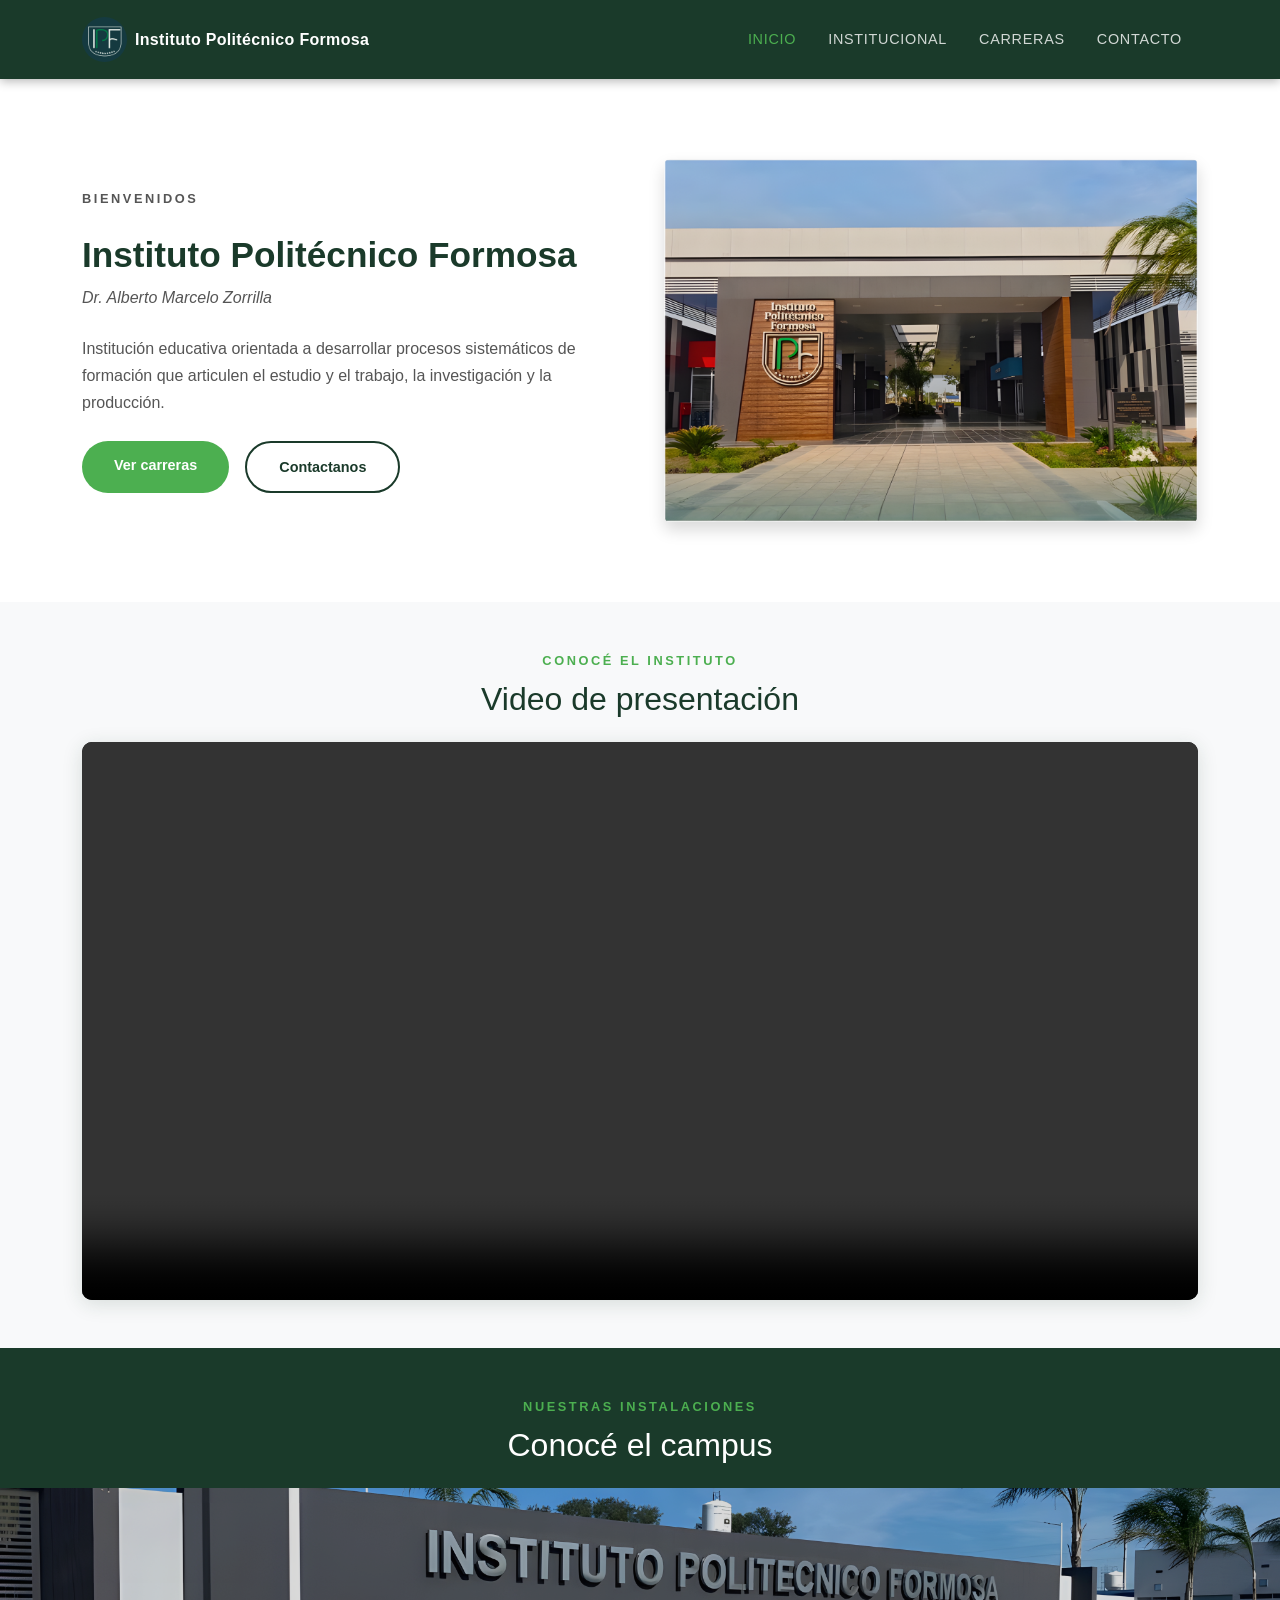
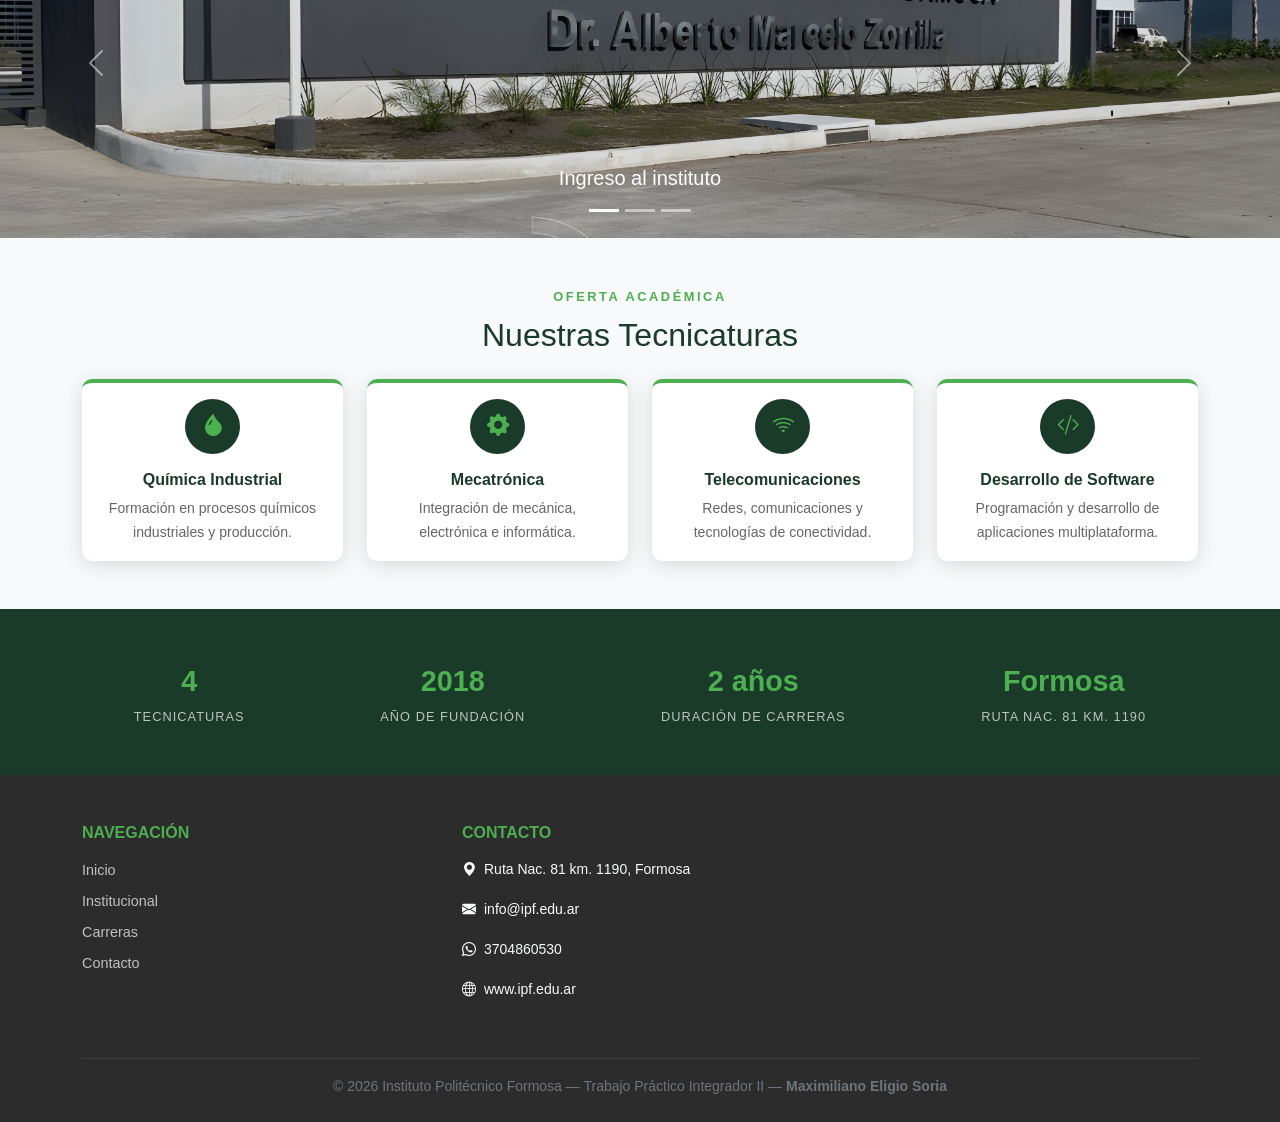
<file: index.html>
<!DOCTYPE html>
<html lang="es">
  <head>
    <meta charset="UTF-8" />
    <meta name="viewport" content="width=device-width, initial-scale=1.0" />
    <title>Instituto Politécnico Formosa — IPF</title>

    <link
      href="https://cdn.jsdelivr.net/npm/bootstrap@5.3.8/dist/css/bootstrap.min.css"
      rel="stylesheet"
    />

    <link
      rel="stylesheet"
      href="https://cdn.jsdelivr.net/npm/bootstrap-icons@1.11.0/font/bootstrap-icons.css"
    />

    <link rel="stylesheet" href="assets/css/styles.css" />

    <link rel="stylesheet" href="assets/css/index.css" />
  </head>
  <body>
    <nav class="navbar navbar-expand-lg navbar-dark" id="navbar-principal">
      <div class="container">
        <a
          class="navbar-brand d-flex align-items-center gap-2"
          href="index.html"
        >
          <img
            src="assets/img/logo IPF.jpg"
            alt="Logo IPF"
            height="45"
            class="logo-navbar"
          />
          <span class="navbar-titulo">Instituto Politécnico Formosa</span>
        </a>
        <button
          class="navbar-toggler"
          type="button"
          data-bs-toggle="collapse"
          data-bs-target="#navbarNav"
        >
          <span class="navbar-toggler-icon"></span>
        </button>
        <div class="collapse navbar-collapse" id="navbarNav">
          <ul class="navbar-nav ms-auto">
            <li class="nav-item">
              <a class="nav-link active" href="index.html">Inicio</a>
            </li>
            <li class="nav-item">
              <a class="nav-link" href="institucional.html">Institucional</a>
            </li>
            <li class="nav-item">
              <a class="nav-link" href="carreras.html">Carreras</a>
            </li>
            <li class="nav-item">
              <a class="nav-link" href="contacto.html">Contacto</a>
            </li>
          </ul>
        </div>
      </div>
    </nav>

    <main>
      <!-- ========== BIENVENIDA — FLEXBOX ========== -->
      <section class="seccion-bienvenida">
        <div class="container">
          <div class="bienvenida-flex">
            <div class="bienvenida-texto">
              <p class="etiqueta-seccion">Bienvenidos</p>
              <h1>Instituto Politécnico Formosa</h1>
              <p class="bienvenida-subtitulo">Dr. Alberto Marcelo Zorrilla</p>
              <p>
                Institución educativa orientada a desarrollar procesos
                sistemáticos de formación que articulen el estudio y el trabajo,
                la investigación y la producción.
              </p>
              <div class="bienvenida-botones">
                <a href="carreras.html" class="btn-ipf-primario"
                  >Ver carreras</a
                >
                <a href="contacto.html" class="btn-ipf-secundario"
                  >Contactanos</a
                >
              </div>
            </div>
            <div class="bienvenida-imagen">
              <img
                src="assets/img/edificio IPF.png"
                alt="Edificio IPF"
                class="img-fluid rounded shadow"
              />
            </div>
          </div>
        </div>
      </section>

      <!-- ========== VIDEO DE PRESENTACIÓN ========== -->
      <section class="seccion-video container my-5">
        <p class="etiqueta-seccion text-center">Conocé el instituto</p>
        <h2 class="text-center mb-4">Video de presentación</h2>
        <div class="video-contenedor">
          <video controls class="video-principal">
            <source src="assets/vid/presentacion IPF.mp4" type="video/mp4" />
            Tu navegador no soporta la reproducción de video.
          </video>
        </div>
      </section>

      <!-- ========== CARRUSEL  ========== -->
      <section class="seccion-carrusel">
        <div class="container mb-3">
          <p class="etiqueta-seccion text-center">Nuestras instalaciones</p>
          <h2 class="text-center mb-4">Conocé el campus</h2>
        </div>
        <div id="carruselIPF" class="carousel slide" data-bs-ride="carousel">
          <div class="carousel-indicators">
            <button
              type="button"
              data-bs-target="#carruselIPF"
              data-bs-slide-to="0"
              class="active"
            ></button>
            <button
              type="button"
              data-bs-target="#carruselIPF"
              data-bs-slide-to="1"
            ></button>
            <button
              type="button"
              data-bs-target="#carruselIPF"
              data-bs-slide-to="2"
            ></button>
          </div>
          <div class="carousel-inner">
            <div class="carousel-item active">
              <img
                src="assets/img/edificio IPF ingreso.png"
                class="d-block w-100 carrusel-imagen"
                alt="Ingreso IPF"
              />
              <div class="carousel-caption d-none d-md-block">
                <h5>Ingreso al instituto</h5>
              </div>
            </div>
            <div class="carousel-item">
              <img
                src="assets/img/imagen aerea IPF.png"
                class="d-block w-100 carrusel-imagen"
                alt="Vista aérea IPF"
              />
              <div class="carousel-caption d-none d-md-block">
                <h5>Vista aérea del campus</h5>
              </div>
            </div>
            <div class="carousel-item">
              <img
                src="assets/img/IPF.png"
                class="d-block w-100 carrusel-imagen"
                alt="Frente IPF"
              />
              <div class="carousel-caption d-none d-md-block">
                <h5>Frente del instituto</h5>
              </div>
            </div>
          </div>
          <button
            class="carousel-control-prev"
            type="button"
            data-bs-target="#carruselIPF"
            data-bs-slide="prev"
          >
            <span class="carousel-control-prev-icon"></span>
          </button>
          <button
            class="carousel-control-next"
            type="button"
            data-bs-target="#carruselIPF"
            data-bs-slide="next"
          >
            <span class="carousel-control-next-icon"></span>
          </button>
        </div>
      </section>

      <!-- ========== CARDS DE CARRERAS ========== -->
      <section class="seccion-cards container my-5">
        <p class="etiqueta-seccion text-center">Oferta académica</p>
        <h2 class="text-center mb-4">Nuestras Tecnicaturas</h2>
        <div class="row g-4">
          <div class="col-md-6 col-lg-3">
            <div class="card card-carrera h-100">
              <div
                class="card-body text-center d-flex flex-column align-items-center"
              >
                <div class="card-icono">
                  <i class="bi bi-droplet-fill"></i>
                </div>
                <h5 class="card-title">Química Industrial</h5>
                <p class="card-text">
                  Formación en procesos químicos industriales y producción.
                </p>
              </div>
            </div>
          </div>
          <div class="col-md-6 col-lg-3">
            <div class="card card-carrera h-100">
              <div
                class="card-body text-center d-flex flex-column align-items-center"
              >
                <div class="card-icono">
                  <i class="bi bi-gear-fill"></i>
                </div>
                <h5 class="card-title">Mecatrónica</h5>
                <p class="card-text">
                  Integración de mecánica, electrónica e informática.
                </p>
              </div>
            </div>
          </div>
          <div class="col-md-6 col-lg-3">
            <div class="card card-carrera h-100">
              <div
                class="card-body text-center d-flex flex-column align-items-center"
              >
                <div class="card-icono">
                  <i class="bi bi-wifi"></i>
                </div>
                <h5 class="card-title">Telecomunicaciones</h5>
                <p class="card-text">
                  Redes, comunicaciones y tecnologías de conectividad.
                </p>
              </div>
            </div>
          </div>
          <div class="col-md-6 col-lg-3">
            <div class="card card-carrera h-100">
              <div
                class="card-body text-center d-flex flex-column align-items-center"
              >
                <div class="card-icono">
                  <i class="bi bi-code-slash"></i>
                </div>
                <h5 class="card-title">Desarrollo de Software</h5>
                <p class="card-text">
                  Programación y desarrollo de aplicaciones multiplataforma.
                </p>
              </div>
            </div>
          </div>
        </div>
      </section>

      <!-- ========== DATOS DESTACADOS ========== -->
      <section class="seccion-datos">
        <div class="container">
          <div class="datos-flex">
            <div class="dato-item">
              <span class="dato-numero">4</span>
              <span class="dato-label">Tecnicaturas</span>
            </div>
            <div class="dato-item">
              <span class="dato-numero">2018</span>
              <span class="dato-label">Año de fundación</span>
            </div>
            <div class="dato-item">
              <span class="dato-numero">2 años</span>
              <span class="dato-label">Duración de carreras</span>
            </div>
            <div class="dato-item">
              <span class="dato-numero">Formosa</span>
              <span class="dato-label">Ruta Nac. 81 km. 1190</span>
            </div>
          </div>
        </div>
      </section>
    </main>

    <!-- ========== FOOTER ========== -->
    <footer class="footer-ipf text-light pt-5 pb-4">
      <div class="container">
        <div class="row">
          <div class="col-md-4 mb-4">
            <h6 class="text-uppercase text-ipf-verde fw-bold mb-3">
              Navegación
            </h6>
            <ul class="list-unstyled">
              <li><a href="index.html" class="footer-link">Inicio</a></li>
              <li>
                <a href="institucional.html" class="footer-link"
                  >Institucional</a
                >
              </li>
              <li><a href="carreras.html" class="footer-link">Carreras</a></li>
              <li><a href="contacto.html" class="footer-link">Contacto</a></li>
            </ul>
          </div>
          <div class="col-md-4 mb-4">
            <h6 class="text-uppercase text-ipf-verde fw-bold mb-3">Contacto</h6>
            <p class="small">
              <i class="bi bi-geo-alt-fill me-2"></i>Ruta Nac. 81 km. 1190,
              Formosa
            </p>
            <p class="small">
              <i class="bi bi-envelope-fill me-2"></i>info@ipf.edu.ar
            </p>
            <p class="small"><i class="bi bi-whatsapp me-2"></i>3704860530</p>
            <p class="small"><i class="bi bi-globe me-2"></i>www.ipf.edu.ar</p>
          </div>
        </div>
        <hr class="border-secondary" />
        <div class="text-center">
          <p class="small text-secondary m-0">
            © 2026 Instituto Politécnico Formosa — Trabajo Práctico Integrador
            II —
            <strong>Maximiliano Eligio Soria</strong>
          </p>
        </div>
      </div>
    </footer>

    <script src="https://cdn.jsdelivr.net/npm/bootstrap@5.3.8/dist/js/bootstrap.bundle.min.js"></script>
  </body>
</html>
</file>
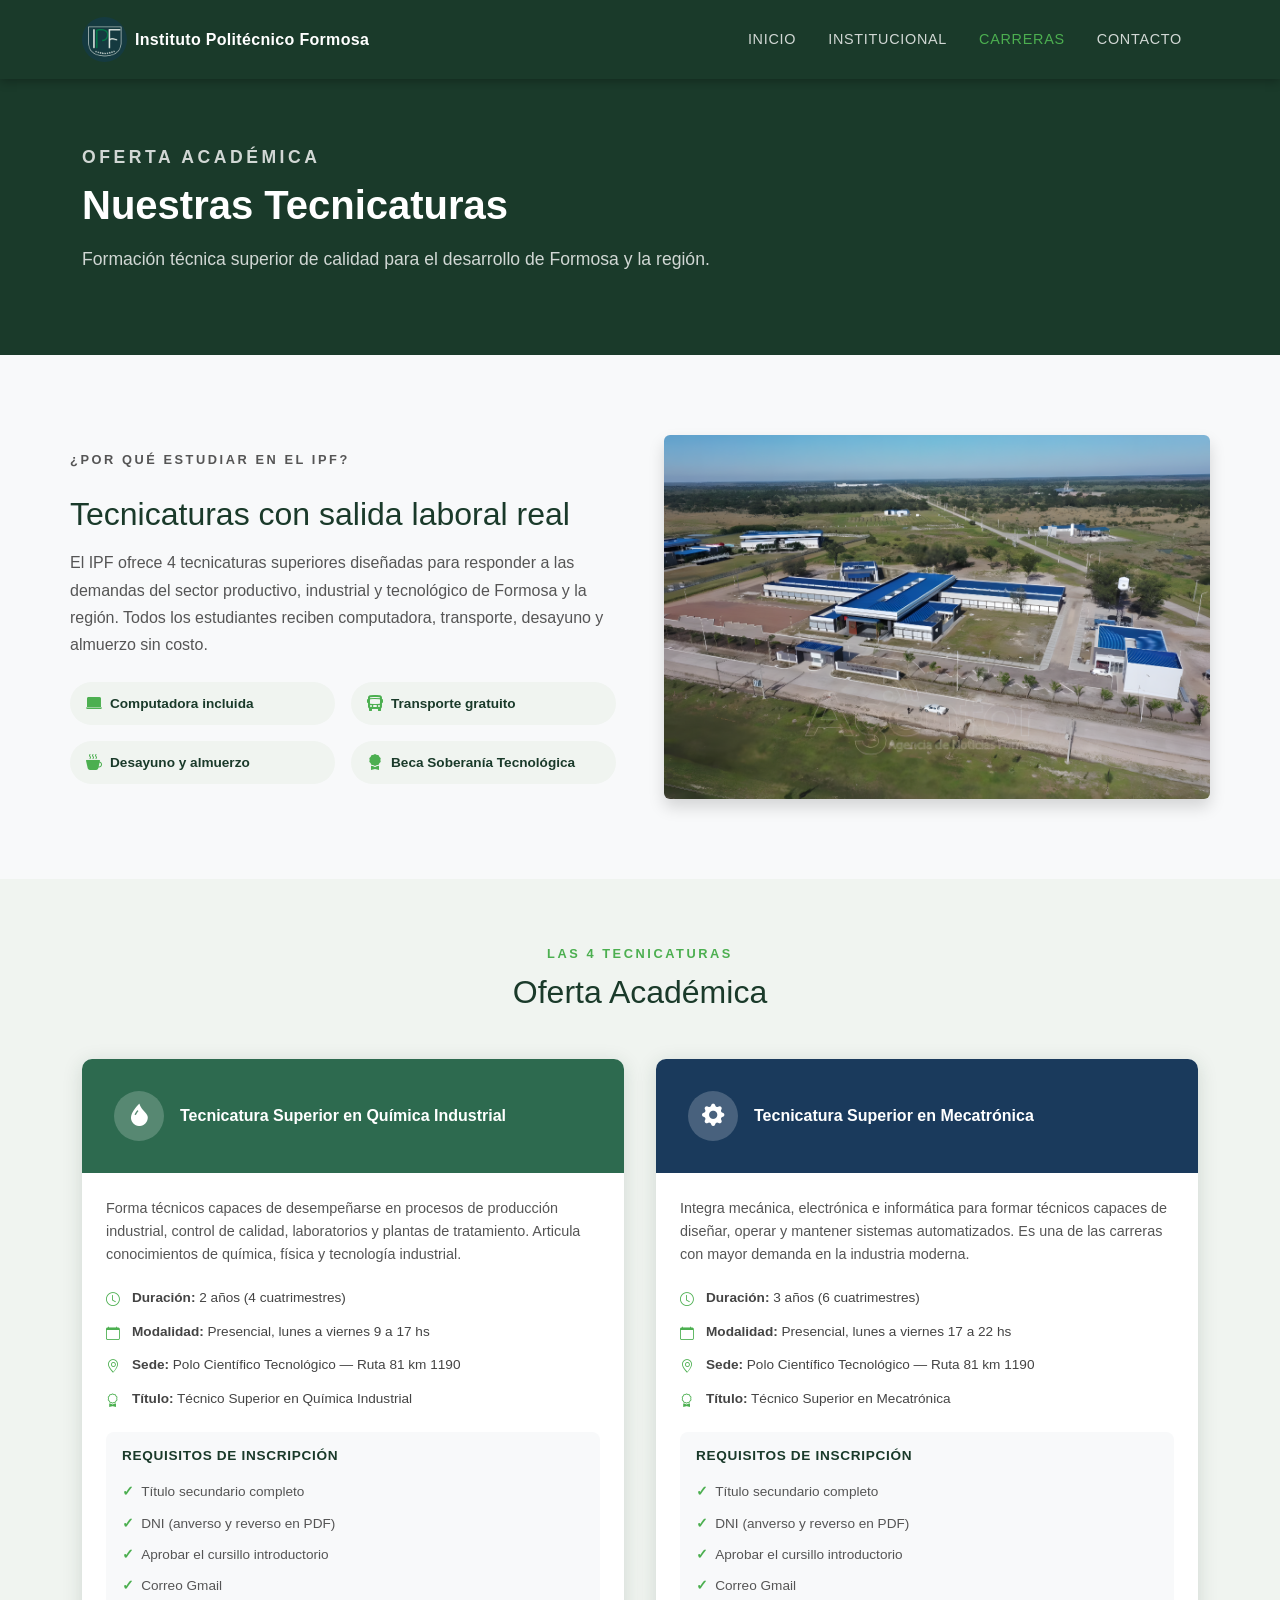
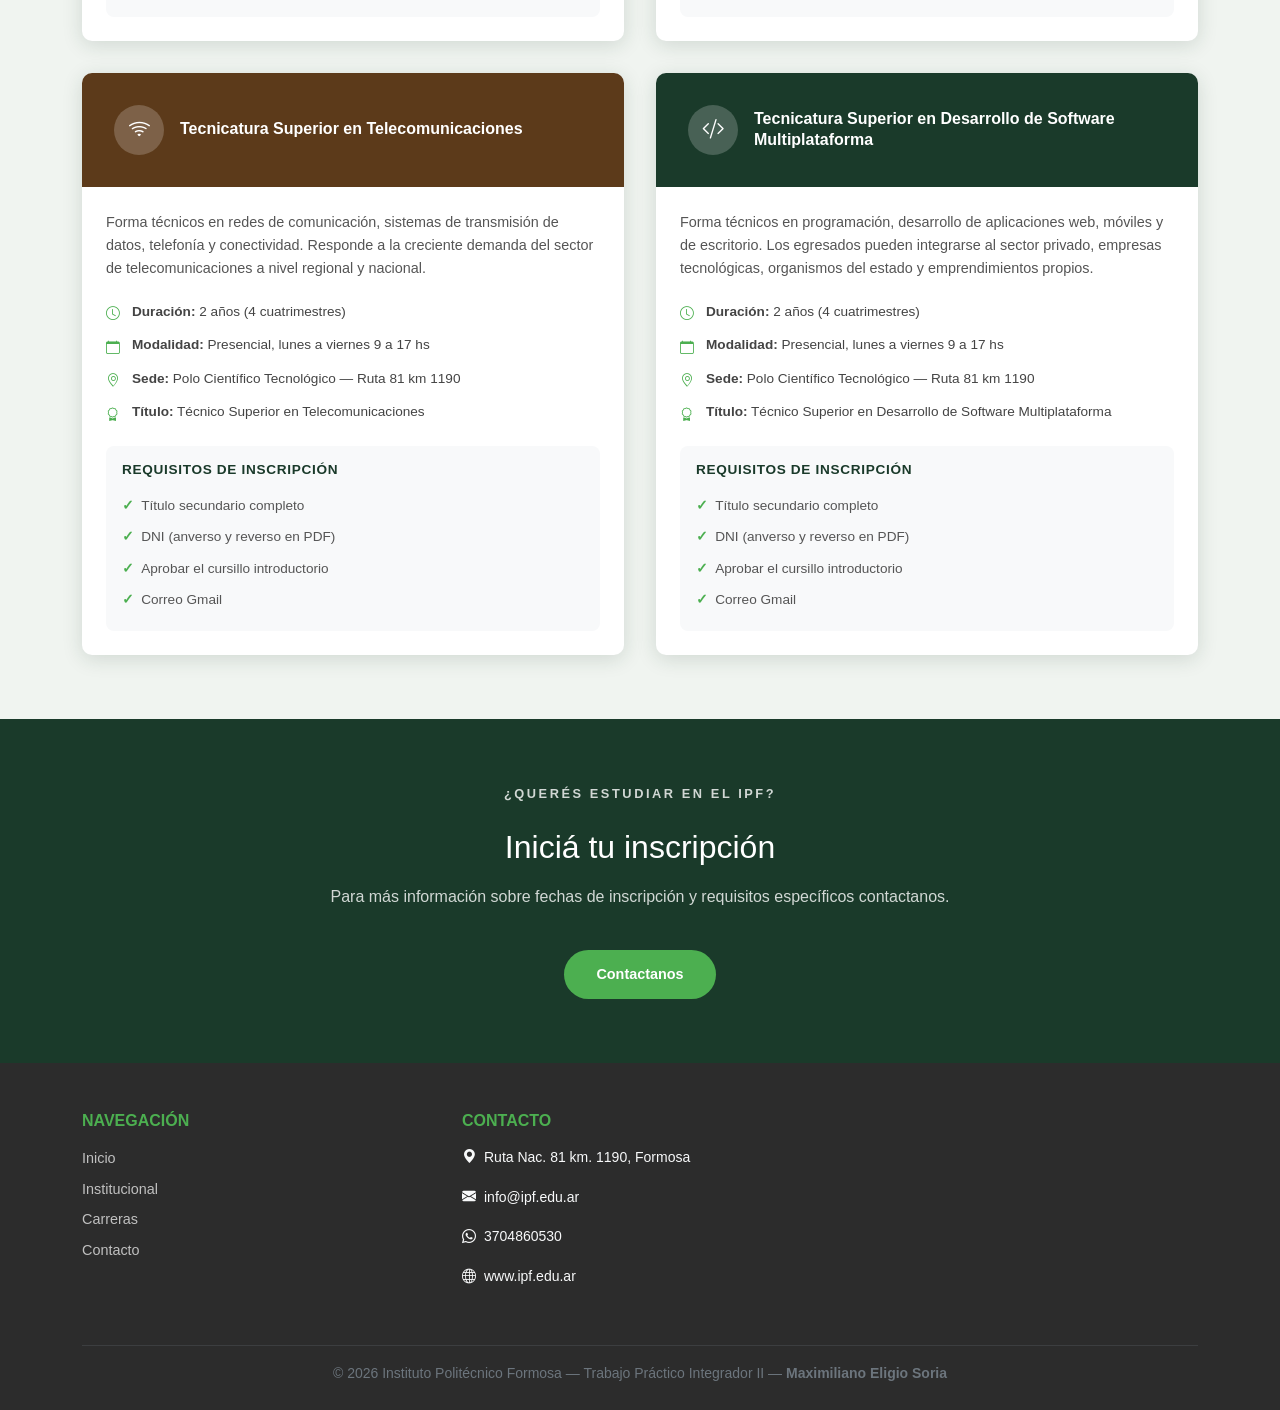
<file: carreras.html>
<!DOCTYPE html>
<html lang="es">
  <head>
    <meta charset="UTF-8" />
    <meta name="viewport" content="width=device-width, initial-scale=1.0" />
    <title>Carreras — Instituto Politécnico Formosa</title>

    <link
      href="https://cdn.jsdelivr.net/npm/bootstrap@5.3.8/dist/css/bootstrap.min.css"
      rel="stylesheet"
    />

    <link
      rel="stylesheet"
      href="https://cdn.jsdelivr.net/npm/bootstrap-icons@1.11.0/font/bootstrap-icons.css"
    />

    <link rel="stylesheet" href="assets/css/styles.css" />

    <link rel="stylesheet" href="assets/css/carreras.css" />
  </head>
  <body>
    <nav class="navbar navbar-expand-lg navbar-dark" id="navbar-principal">
      <div class="container">
        <a
          class="navbar-brand d-flex align-items-center gap-2"
          href="index.html"
        >
          <img
            src="assets/img/logo IPF.jpg"
            alt="Logo IPF"
            height="45"
            class="logo-navbar"
          />
          <span class="navbar-titulo">Instituto Politécnico Formosa</span>
        </a>
        <button
          class="navbar-toggler"
          type="button"
          data-bs-toggle="collapse"
          data-bs-target="#navbarNav"
        >
          <span class="navbar-toggler-icon"></span>
        </button>
        <div class="collapse navbar-collapse" id="navbarNav">
          <ul class="navbar-nav ms-auto">
            <li class="nav-item">
              <a class="nav-link" href="index.html">Inicio</a>
            </li>
            <li class="nav-item">
              <a class="nav-link" href="institucional.html">Institucional</a>
            </li>
            <li class="nav-item">
              <a class="nav-link active" href="carreras.html">Carreras</a>
            </li>
            <li class="nav-item">
              <a class="nav-link" href="contacto.html">Contacto</a>
            </li>
          </ul>
        </div>
      </div>
    </nav>

    <main>
      <!-- ========== HERO ========== -->
      <section class="hero-carreras">
        <div class="container">
          <p class="etiqueta-seccion">Oferta académica</p>
          <h1>Nuestras Tecnicaturas</h1>
          <p>
            Formación técnica superior de calidad para el desarrollo de Formosa
            y la región.
          </p>
        </div>
      </section>

      <!-- ========== INTRO ========== -->
      <section class="seccion-intro-carreras container my-5">
        <div class="intro-carreras-flex">
          <div class="intro-texto">
            <p class="etiqueta-seccion">¿Por qué estudiar en el IPF?</p>
            <h2>Tecnicaturas con salida laboral real</h2>
            <p>
              El IPF ofrece 4 tecnicaturas superiores diseñadas para responder a
              las demandas del sector productivo, industrial y tecnológico de
              Formosa y la región. Todos los estudiantes reciben computadora,
              transporte, desayuno y almuerzo sin costo.
            </p>
            <div class="intro-datos-flex">
              <div class="intro-dato">
                <i class="bi bi-laptop-fill"></i>
                <span>Computadora incluida</span>
              </div>
              <div class="intro-dato">
                <i class="bi bi-bus-front-fill"></i>
                <span>Transporte gratuito</span>
              </div>
              <div class="intro-dato">
                <i class="bi bi-cup-hot-fill"></i>
                <span>Desayuno y almuerzo</span>
              </div>
              <div class="intro-dato">
                <i class="bi bi-award-fill"></i>
                <span>Beca Soberanía Tecnológica</span>
              </div>
            </div>
          </div>
          <div class="intro-imagen">
            <img
              src="assets/img/imagen aerea IPF.png"
              alt="Cursada IPF"
              class="img-fluid rounded shadow"
            />
          </div>
        </div>
      </section>

      <!-- ========== CARRERAS — CSS GRID ========== -->
      <section class="seccion-carreras">
        <div class="container">
          <p class="etiqueta-seccion text-center">Las 4 tecnicaturas</p>
          <h2 class="text-center mb-5">Oferta Académica</h2>

          <div class="carreras-grid">
            <!-- QUÍMICA INDUSTRIAL -->

            <article class="carrera-card" id="quimica">
              <div class="carrera-header carrera-quimica">
                <div class="carrera-icono">
                  <i class="bi bi-droplet-fill"></i>
                </div>
                <h3>Tecnicatura Superior en Química Industrial</h3>
              </div>
              <div class="carrera-body">
                <p class="carrera-descripcion">
                  Forma técnicos capaces de desempeñarse en procesos de
                  producción industrial, control de calidad, laboratorios y
                  plantas de tratamiento. Articula conocimientos de química,
                  física y tecnología industrial.
                </p>
                <div class="carrera-info">
                  <div class="info-item">
                    <i class="bi bi-clock me-2"></i>
                    <span
                      ><strong>Duración:</strong> 2 años (4 cuatrimestres)</span
                    >
                  </div>
                  <div class="info-item">
                    <i class="bi bi-calendar me-2"></i>
                    <span
                      ><strong>Modalidad:</strong> Presencial, lunes a viernes 9
                      a 17 hs</span
                    >
                  </div>
                  <div class="info-item">
                    <i class="bi bi-geo-alt me-2"></i>
                    <span
                      ><strong>Sede:</strong> Polo Científico Tecnológico — Ruta
                      81 km 1190</span
                    >
                  </div>
                  <div class="info-item">
                    <i class="bi bi-award me-2"></i>
                    <span
                      ><strong>Título:</strong> Técnico Superior en Química
                      Industrial</span
                    >
                  </div>
                </div>
                <div class="carrera-requisitos">
                  <h4>Requisitos de inscripción</h4>
                  <ul>
                    <li>Título secundario completo</li>
                    <li>DNI (anverso y reverso en PDF)</li>
                    <li>Aprobar el cursillo introductorio</li>
                    <li>Correo Gmail</li>
                  </ul>
                </div>
              </div>
            </article>

            <!-- MECATRÓNICA -->

            <article class="carrera-card" id="mecatronica">
              <div class="carrera-header carrera-mecatronica">
                <div class="carrera-icono">
                  <i class="bi bi-gear-fill"></i>
                </div>
                <h3>Tecnicatura Superior en Mecatrónica</h3>
              </div>
              <div class="carrera-body">
                <p class="carrera-descripcion">
                  Integra mecánica, electrónica e informática para formar
                  técnicos capaces de diseñar, operar y mantener sistemas
                  automatizados. Es una de las carreras con mayor demanda en la
                  industria moderna.
                </p>
                <div class="carrera-info">
                  <div class="info-item">
                    <i class="bi bi-clock me-2"></i>
                    <span
                      ><strong>Duración:</strong> 3 años (6 cuatrimestres)</span
                    >
                  </div>
                  <div class="info-item">
                    <i class="bi bi-calendar me-2"></i>
                    <span
                      ><strong>Modalidad:</strong> Presencial, lunes a viernes
                      17 a 22 hs</span
                    >
                  </div>
                  <div class="info-item">
                    <i class="bi bi-geo-alt me-2"></i>
                    <span
                      ><strong>Sede:</strong> Polo Científico Tecnológico — Ruta
                      81 km 1190</span
                    >
                  </div>
                  <div class="info-item">
                    <i class="bi bi-award me-2"></i>
                    <span
                      ><strong>Título:</strong> Técnico Superior en
                      Mecatrónica</span
                    >
                  </div>
                </div>
                <div class="carrera-requisitos">
                  <h4>Requisitos de inscripción</h4>
                  <ul>
                    <li>Título secundario completo</li>
                    <li>DNI (anverso y reverso en PDF)</li>
                    <li>Aprobar el cursillo introductorio</li>
                    <li>Correo Gmail</li>
                  </ul>
                </div>
              </div>
            </article>

            <!-- TELECOMUNICACIONES -->
            <article class="carrera-card" id="telecomunicaciones">
              <div class="carrera-header carrera-telecomunicaciones">
                <div class="carrera-icono">
                  <i class="bi bi-wifi"></i>
                </div>
                <h3>Tecnicatura Superior en Telecomunicaciones</h3>
              </div>
              <div class="carrera-body">
                <p class="carrera-descripcion">
                  Forma técnicos en redes de comunicación, sistemas de
                  transmisión de datos, telefonía y conectividad. Responde a la
                  creciente demanda del sector de telecomunicaciones a nivel
                  regional y nacional.
                </p>
                <div class="carrera-info">
                  <div class="info-item">
                    <i class="bi bi-clock me-2"></i>
                    <span
                      ><strong>Duración:</strong> 2 años (4 cuatrimestres)</span
                    >
                  </div>
                  <div class="info-item">
                    <i class="bi bi-calendar me-2"></i>
                    <span
                      ><strong>Modalidad:</strong> Presencial, lunes a viernes 9
                      a 17 hs</span
                    >
                  </div>
                  <div class="info-item">
                    <i class="bi bi-geo-alt me-2"></i>
                    <span
                      ><strong>Sede:</strong> Polo Científico Tecnológico — Ruta
                      81 km 1190</span
                    >
                  </div>
                  <div class="info-item">
                    <i class="bi bi-award me-2"></i>
                    <span
                      ><strong>Título:</strong> Técnico Superior en
                      Telecomunicaciones</span
                    >
                  </div>
                </div>
                <div class="carrera-requisitos">
                  <h4>Requisitos de inscripción</h4>
                  <ul>
                    <li>Título secundario completo</li>
                    <li>DNI (anverso y reverso en PDF)</li>
                    <li>Aprobar el cursillo introductorio</li>
                    <li>Correo Gmail</li>
                  </ul>
                </div>
              </div>
            </article>

            <!-- DESARROLLO DE SOFTWARE -->
            <article class="carrera-card" id="software">
              <div class="carrera-header carrera-software">
                <div class="carrera-icono">
                  <i class="bi bi-code-slash"></i>
                </div>
                <h3>
                  Tecnicatura Superior en Desarrollo de Software Multiplataforma
                </h3>
              </div>
              <div class="carrera-body">
                <p class="carrera-descripcion">
                  Forma técnicos en programación, desarrollo de aplicaciones
                  web, móviles y de escritorio. Los egresados pueden integrarse
                  al sector privado, empresas tecnológicas, organismos del
                  estado y emprendimientos propios.
                </p>
                <div class="carrera-info">
                  <div class="info-item">
                    <i class="bi bi-clock me-2"></i>
                    <span
                      ><strong>Duración:</strong> 2 años (4 cuatrimestres)</span
                    >
                  </div>
                  <div class="info-item">
                    <i class="bi bi-calendar me-2"></i>
                    <span
                      ><strong>Modalidad:</strong> Presencial, lunes a viernes 9
                      a 17 hs</span
                    >
                  </div>
                  <div class="info-item">
                    <i class="bi bi-geo-alt me-2"></i>
                    <span
                      ><strong>Sede:</strong> Polo Científico Tecnológico — Ruta
                      81 km 1190</span
                    >
                  </div>
                  <div class="info-item">
                    <i class="bi bi-award me-2"></i>
                    <span
                      ><strong>Título:</strong> Técnico Superior en Desarrollo
                      de Software Multiplataforma</span
                    >
                  </div>
                </div>
                <div class="carrera-requisitos">
                  <h4>Requisitos de inscripción</h4>
                  <ul>
                    <li>Título secundario completo</li>
                    <li>DNI (anverso y reverso en PDF)</li>
                    <li>Aprobar el cursillo introductorio</li>
                    <li>Correo Gmail</li>
                  </ul>
                </div>
              </div>
            </article>
          </div>
        </div>
      </section>

      <!-- ========== INSCRIPCIÓN ========== -->
      <section class="seccion-inscripcion">
        <div class="container text-center">
          <p class="etiqueta-seccion">¿Querés estudiar en el IPF?</p>
          <h2>Iniciá tu inscripción</h2>
          <p>
            Para más información sobre fechas de inscripción y requisitos
            específicos contactanos.
          </p>
          <a href="contacto.html" class="btn-ipf-primario mt-3">Contactanos</a>
        </div>
      </section>
    </main>

    <!-- ========== FOOTER ========== -->
    <footer class="footer-ipf text-light pt-5 pb-4">
      <div class="container">
        <div class="row">
          <div class="col-md-4 mb-4">
            <h6 class="text-uppercase text-ipf-verde fw-bold mb-3">
              Navegación
            </h6>
            <ul class="list-unstyled">
              <li><a href="index.html" class="footer-link">Inicio</a></li>
              <li>
                <a href="institucional.html" class="footer-link"
                  >Institucional</a
                >
              </li>
              <li><a href="carreras.html" class="footer-link">Carreras</a></li>
              <li><a href="contacto.html" class="footer-link">Contacto</a></li>
            </ul>
          </div>
          <div class="col-md-4 mb-4">
            <h6 class="text-uppercase text-ipf-verde fw-bold mb-3">Contacto</h6>
            <p class="small">
              <i class="bi bi-geo-alt-fill me-2"></i>Ruta Nac. 81 km. 1190,
              Formosa
            </p>
            <p class="small">
              <i class="bi bi-envelope-fill me-2"></i>info@ipf.edu.ar
            </p>
            <p class="small"><i class="bi bi-whatsapp me-2"></i>3704860530</p>
            <p class="small"><i class="bi bi-globe me-2"></i>www.ipf.edu.ar</p>
          </div>
        </div>
        <hr class="border-secondary" />
        <div class="text-center">
          <p class="small text-secondary m-0">
            © 2026 Instituto Politécnico Formosa — Trabajo Práctico Integrador
            II —
            <strong>Maximiliano Eligio Soria</strong>
          </p>
        </div>
      </div>
    </footer>

    <!-- Bootstrap JS -->
    <script src="https://cdn.jsdelivr.net/npm/bootstrap@5.3.8/dist/js/bootstrap.bundle.min.js"></script>
  </body>
</html>
</file>
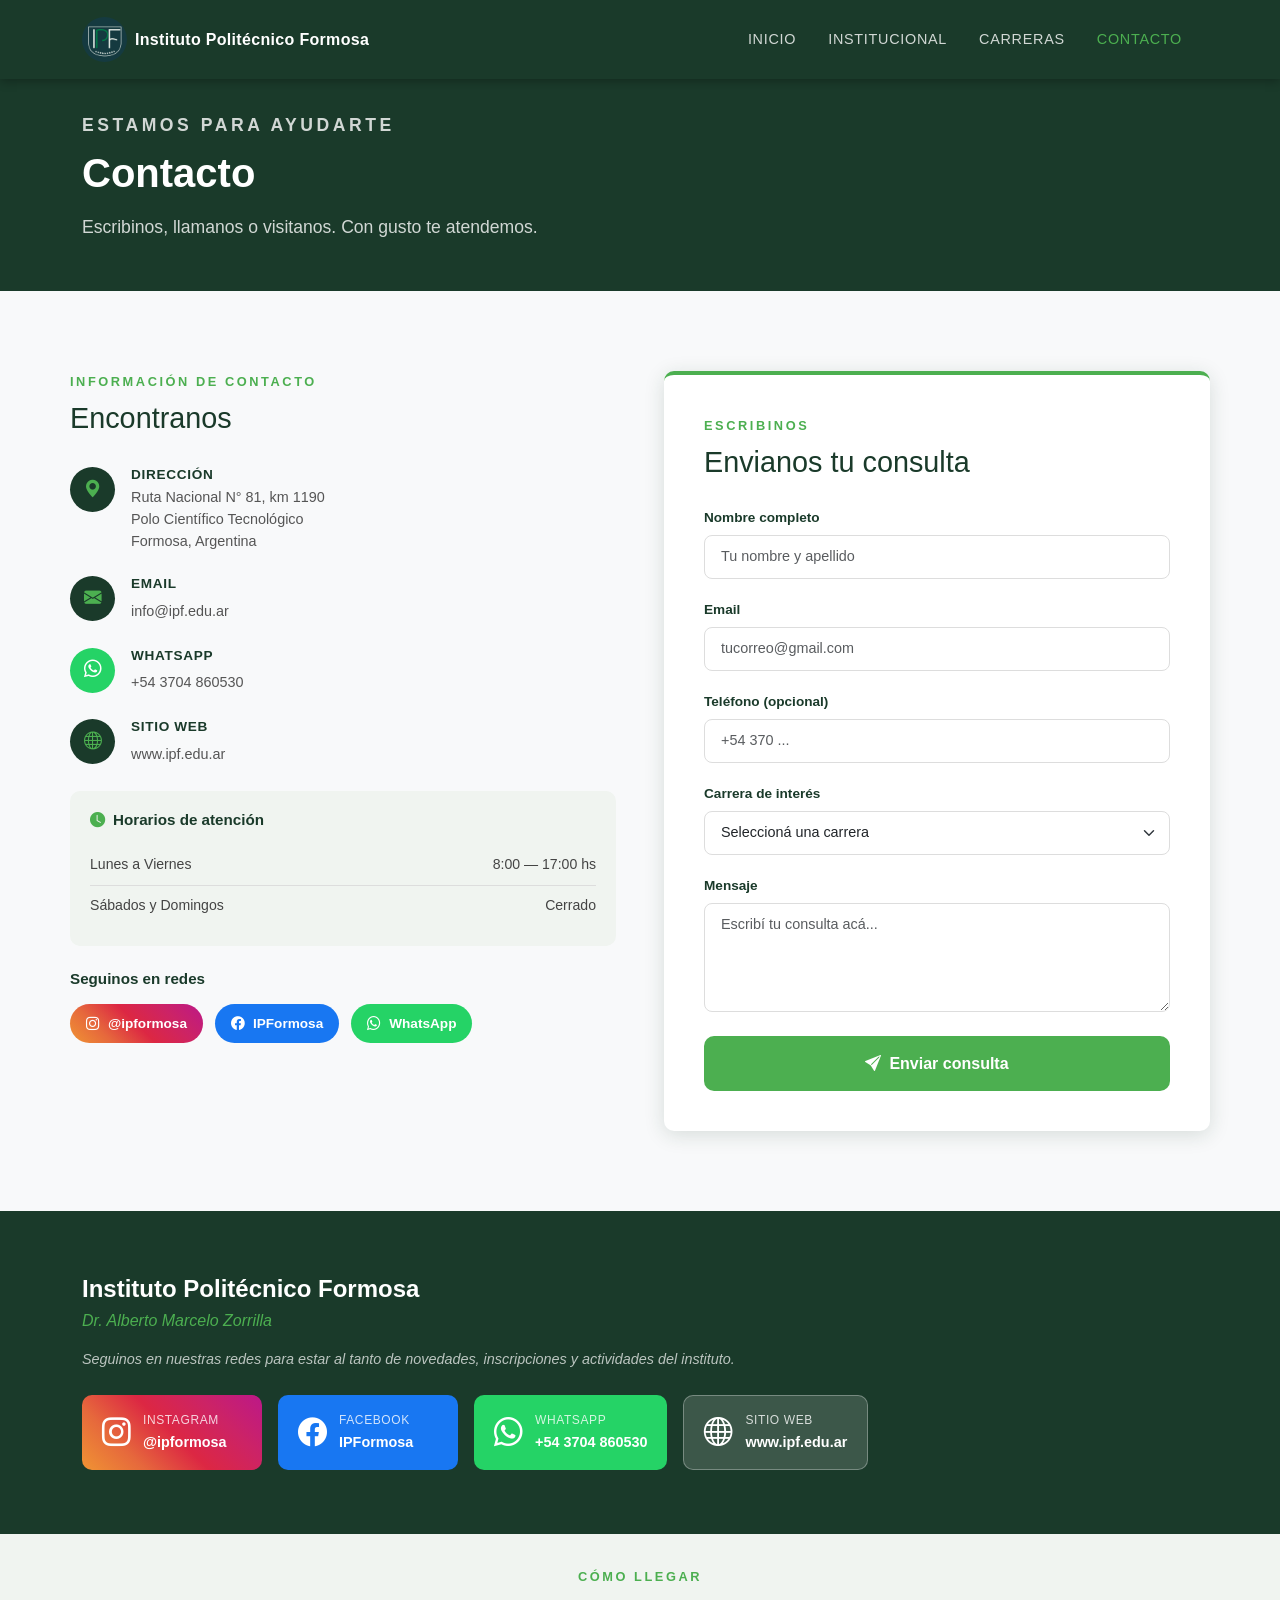
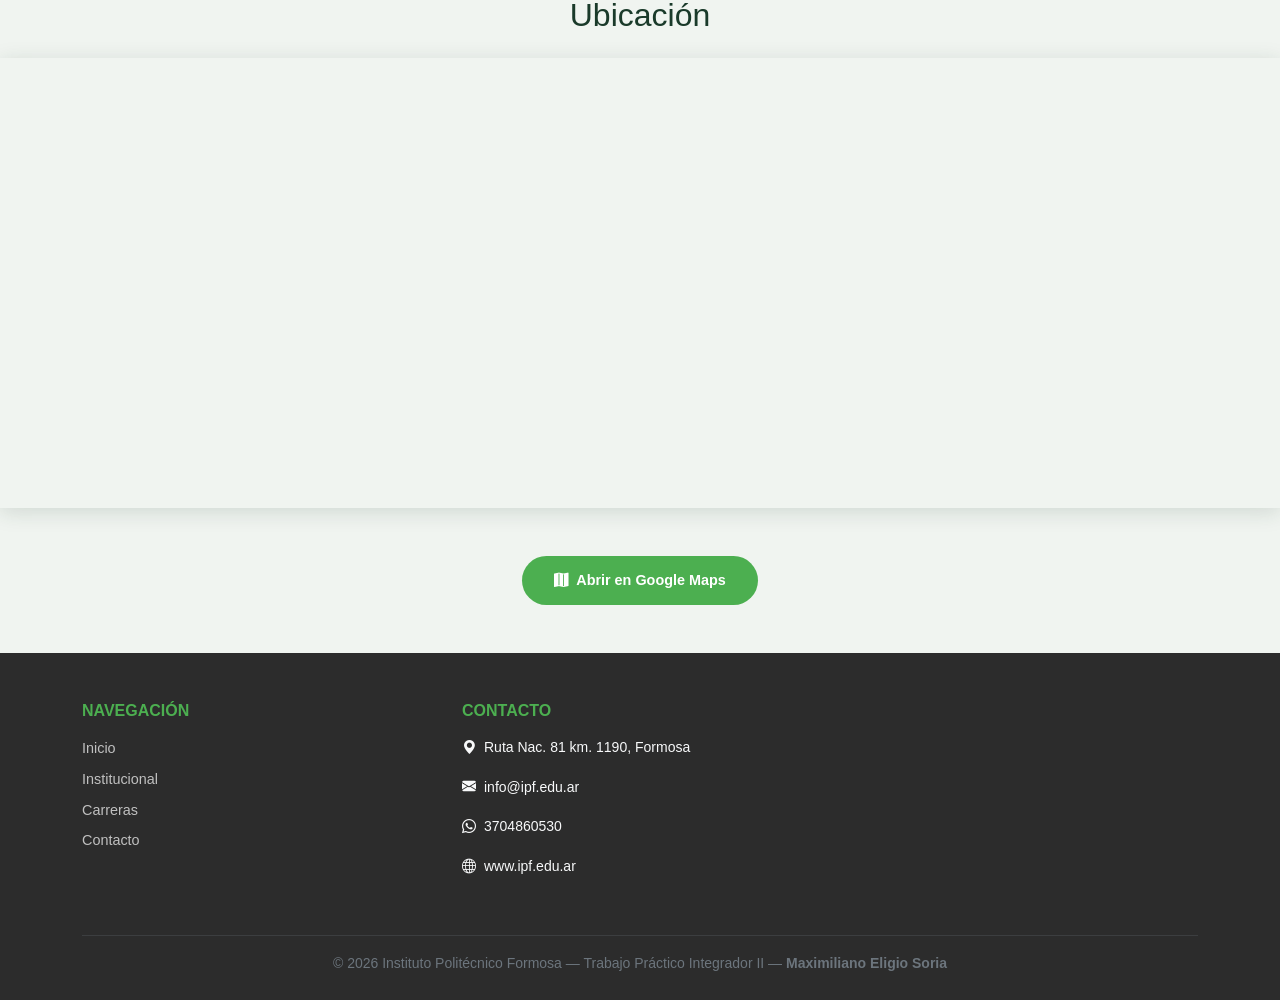
<file: contacto.html>
<!DOCTYPE html>
<html lang="es">
  <head>
    <meta charset="UTF-8" />
    <meta name="viewport" content="width=device-width, initial-scale=1.0" />
    <title>Contacto — Instituto Politécnico Formosa</title>

    <link
      href="https://cdn.jsdelivr.net/npm/bootstrap@5.3.8/dist/css/bootstrap.min.css"
      rel="stylesheet"
    />

    <link
      rel="stylesheet"
      href="https://cdn.jsdelivr.net/npm/bootstrap-icons@1.11.0/font/bootstrap-icons.css"
    />

    <link rel="stylesheet" href="assets/css/styles.css" />

    <link rel="stylesheet" href="assets/css/contacto.css" />
  </head>
  <body>
    <nav class="navbar navbar-expand-lg navbar-dark" id="navbar-principal">
      <div class="container">
        <a
          class="navbar-brand d-flex align-items-center gap-2"
          href="index.html"
        >
          <img
            src="assets/img/logo IPF.jpg"
            alt="Logo IPF"
            height="45"
            class="logo-navbar"
          />
          <span class="navbar-titulo">Instituto Politécnico Formosa</span>
        </a>
        <button
          class="navbar-toggler"
          type="button"
          data-bs-toggle="collapse"
          data-bs-target="#navbarNav"
        >
          <span class="navbar-toggler-icon"></span>
        </button>
        <div class="collapse navbar-collapse" id="navbarNav">
          <ul class="navbar-nav ms-auto">
            <li class="nav-item">
              <a class="nav-link" href="index.html">Inicio</a>
            </li>
            <li class="nav-item">
              <a class="nav-link" href="institucional.html">Institucional</a>
            </li>
            <li class="nav-item">
              <a class="nav-link" href="carreras.html">Carreras</a>
            </li>
            <li class="nav-item">
              <a class="nav-link active" href="contacto.html">Contacto</a>
            </li>
          </ul>
        </div>
      </div>
    </nav>

    <main>
      <!-- ========== HERO ========== -->
      <section class="hero-contacto">
        <div class="container">
          <p class="etiqueta-seccion">Estamos para ayudarte</p>
          <h1>Contacto</h1>
          <p>Escribinos, llamanos o visitanos. Con gusto te atendemos.</p>
        </div>
      </section>

      <!-- ========== DATOS + FORMULARIO — FLEXBOX ========== -->
      <section class="seccion-contacto container my-5">
        <div class="contacto-flex">
          <!-- DATOS DE CONTACTO -->
          <div class="contacto-datos">
            <p class="etiqueta-seccion">Información de contacto</p>
            <h2>Encontranos</h2>

            <div class="dato-contacto">
              <div class="dato-icono">
                <i class="bi bi-geo-alt-fill"></i>
              </div>
              <div>
                <h5>Dirección</h5>
                <p>
                  Ruta Nacional N° 81, km 1190<br />Polo Científico
                  Tecnológico<br />Formosa, Argentina
                </p>
              </div>
            </div>

            <div class="dato-contacto">
              <div class="dato-icono">
                <i class="bi bi-envelope-fill"></i>
              </div>
              <div>
                <h5>Email</h5>
                <a href="mailto:info@ipf.edu.ar">info@ipf.edu.ar</a>
              </div>
            </div>

            <div class="dato-contacto">
              <div class="dato-icono dato-whatsapp">
                <i class="bi bi-whatsapp"></i>
              </div>
              <div>
                <h5>WhatsApp</h5>
                <a href="https://wa.me/543704860530" target="_blank"
                  >+54 3704 860530</a
                >
              </div>
            </div>

            <div class="dato-contacto">
              <div class="dato-icono">
                <i class="bi bi-globe"></i>
              </div>
              <div>
                <h5>Sitio web</h5>
                <a href="https://www.ipf.edu.ar" target="_blank"
                  >www.ipf.edu.ar</a
                >
              </div>
            </div>

            <!-- HORARIOS -->
            <div class="horarios-atencion">
              <h4><i class="bi bi-clock-fill me-2"></i>Horarios de atención</h4>
              <div class="horario-item">
                <span>Lunes a Viernes</span>
                <span>8:00 — 17:00 hs</span>
              </div>
              <div class="horario-item">
                <span>Sábados y Domingos</span>
                <span>Cerrado</span>
              </div>
            </div>

            <!-- REDES SOCIALES -->
            <div class="redes-sociales">
              <h4>Seguinos en redes</h4>
              <div class="redes-flex">
                <a
                  href="https://www.instagram.com/ipformosa"
                  target="_blank"
                  class="red-social red-instagram"
                >
                  <i class="bi bi-instagram"></i>
                  <span>@ipformosa</span>
                </a>
                <a
                  href="https://www.facebook.com/IPFormosa"
                  target="_blank"
                  class="red-social red-facebook"
                >
                  <i class="bi bi-facebook"></i>
                  <span>IPFormosa</span>
                </a>
                <a
                  href="https://wa.me/543704860530"
                  target="_blank"
                  class="red-social red-whatsapp"
                >
                  <i class="bi bi-whatsapp"></i>
                  <span>WhatsApp</span>
                </a>
              </div>
            </div>
          </div>

          <!-- FORMULARIO BOOTSTRAP -->
          <div class="contacto-formulario">
            <div class="formulario-card">
              <p class="etiqueta-seccion">Escribinos</p>
              <h2>Envianos tu consulta</h2>
              <form>
                <div class="mb-3">
                  <label for="nombre" class="form-label">Nombre completo</label>
                  <input
                    type="text"
                    class="form-control"
                    id="nombre"
                    placeholder="Tu nombre y apellido"
                  />
                </div>
                <div class="mb-3">
                  <label for="email" class="form-label">Email</label>
                  <input
                    type="email"
                    class="form-control"
                    id="email"
                    placeholder="tucorreo@gmail.com"
                  />
                </div>
                <div class="mb-3">
                  <label for="telefono" class="form-label"
                    >Teléfono (opcional)</label
                  >
                  <input
                    type="tel"
                    class="form-control"
                    id="telefono"
                    placeholder="+54 370 ..."
                  />
                </div>
                <div class="mb-3">
                  <label for="carrera" class="form-label"
                    >Carrera de interés</label
                  >
                  <select class="form-select" id="carrera">
                    <option value="" selected>Seleccioná una carrera</option>
                    <option>Química Industrial</option>
                    <option>Mecatrónica</option>
                    <option>Telecomunicaciones</option>
                    <option>Desarrollo de Software Multiplataforma</option>
                    <option>Consulta general</option>
                  </select>
                </div>
                <div class="mb-4">
                  <label for="mensaje" class="form-label">Mensaje</label>
                  <textarea
                    class="form-control"
                    id="mensaje"
                    rows="4"
                    placeholder="Escribí tu consulta acá..."
                  ></textarea>
                </div>
                <button type="submit" class="btn-ipf-primario w-100">
                  <i class="bi bi-send-fill me-2"></i>Enviar consulta
                </button>
              </form>
            </div>
          </div>
        </div>
      </section>

      <!-- ========== REDES ========== -->
      <section class="seccion-logo-redes">
        <div class="container">
          <div class="logo-redes-flex">
            <div class="logo-redes-info">
              <h3>Instituto Politécnico Formosa</h3>
              <p>Dr. Alberto Marcelo Zorrilla</p>
              <p class="logo-redes-descripcion">
                Seguinos en nuestras redes para estar al tanto de novedades,
                inscripciones y actividades del instituto.
              </p>
              <div class="redes-grandes">
                <a
                  href="https://www.instagram.com/ipformosa"
                  target="_blank"
                  class="red-grande red-instagram"
                >
                  <i class="bi bi-instagram"></i>
                  <div>
                    <span class="red-titulo">Instagram</span>
                    <span class="red-usuario">@ipformosa</span>
                  </div>
                </a>
                <a
                  href="https://www.facebook.com/IPFormosa"
                  target="_blank"
                  class="red-grande red-facebook"
                >
                  <i class="bi bi-facebook"></i>
                  <div>
                    <span class="red-titulo">Facebook</span>
                    <span class="red-usuario">IPFormosa</span>
                  </div>
                </a>
                <a
                  href="https://wa.me/543704860530"
                  target="_blank"
                  class="red-grande red-whatsapp"
                >
                  <i class="bi bi-whatsapp"></i>
                  <div>
                    <span class="red-titulo">WhatsApp</span>
                    <span class="red-usuario">+54 3704 860530</span>
                  </div>
                </a>
                <a
                  href="https://www.ipf.edu.ar"
                  target="_blank"
                  class="red-grande red-web"
                >
                  <i class="bi bi-globe"></i>
                  <div>
                    <span class="red-titulo">Sitio web</span>
                    <span class="red-usuario">www.ipf.edu.ar</span>
                  </div>
                </a>
              </div>
            </div>
          </div>
        </div>
      </section>

      <!-- ========== MAPA ========== -->
      <section class="seccion-mapa">
        <div class="container mb-3">
          <p class="etiqueta-seccion text-center">Cómo llegar</p>
          <h2 class="text-center mb-4">Ubicación</h2>
        </div>
        <div class="mapa-contenedor">
          <iframe
            src="https://www.google.com/maps/embed?pb=!1m18!1m12!1m3!1d3583.5712328955456!2d-58.28173108398912!3d-26.080265571846876!2m3!1f0!2f0!3f0!3m2!1i1024!2i768!4f13.1!3m3!1m2!1s0x945cb1005b21b355%3A0x36a052477a923c03!2sInstituto%20Polit%C3%A9cnico%20Formosa!5e0!3m2!1ses!2sar!4v1777755678990!5m2!1ses!2sar"
            width="600"
            height="450"
            style="border: 0"
            allowfullscreen=""
            loading="lazy"
            referrerpolicy="no-referrer-when-downgrade"
          ></iframe>
        </div>
        <div class="container mt-3 text-center">
          <a
            href="https://maps.google.com/?q=Instituto+Politecnico+Formosa+Ruta+81+km+1190"
            target="_blank"
            class="btn-ipf-primario"
          >
            <i class="bi bi-map-fill me-2"></i>Abrir en Google Maps
          </a>
        </div>
      </section>
    </main>

    <!-- ========== FOOTER ========== -->
    <footer class="footer-ipf text-light pt-5 pb-4">
      <div class="container">
        <div class="row">
          <div class="col-md-4 mb-4">
            <h6 class="text-uppercase text-ipf-verde fw-bold mb-3">
              Navegación
            </h6>
            <ul class="list-unstyled">
              <li><a href="index.html" class="footer-link">Inicio</a></li>
              <li>
                <a href="institucional.html" class="footer-link"
                  >Institucional</a
                >
              </li>
              <li><a href="carreras.html" class="footer-link">Carreras</a></li>
              <li><a href="contacto.html" class="footer-link">Contacto</a></li>
            </ul>
          </div>
          <div class="col-md-4 mb-4">
            <h6 class="text-uppercase text-ipf-verde fw-bold mb-3">Contacto</h6>
            <p class="small">
              <i class="bi bi-geo-alt-fill me-2"></i>Ruta Nac. 81 km. 1190,
              Formosa
            </p>
            <p class="small">
              <i class="bi bi-envelope-fill me-2"></i>info@ipf.edu.ar
            </p>
            <p class="small"><i class="bi bi-whatsapp me-2"></i>3704860530</p>
            <p class="small"><i class="bi bi-globe me-2"></i>www.ipf.edu.ar</p>
          </div>
        </div>
        <hr class="border-secondary" />
        <div class="text-center">
          <p class="small text-secondary m-0">
            © 2026 Instituto Politécnico Formosa — Trabajo Práctico Integrador
            II —
            <strong>Maximiliano Eligio Soria</strong>
          </p>
        </div>
      </div>
    </footer>

    <script src="https://cdn.jsdelivr.net/npm/bootstrap@5.3.8/dist/js/bootstrap.bundle.min.js"></script>
  </body>
</html>
</file>
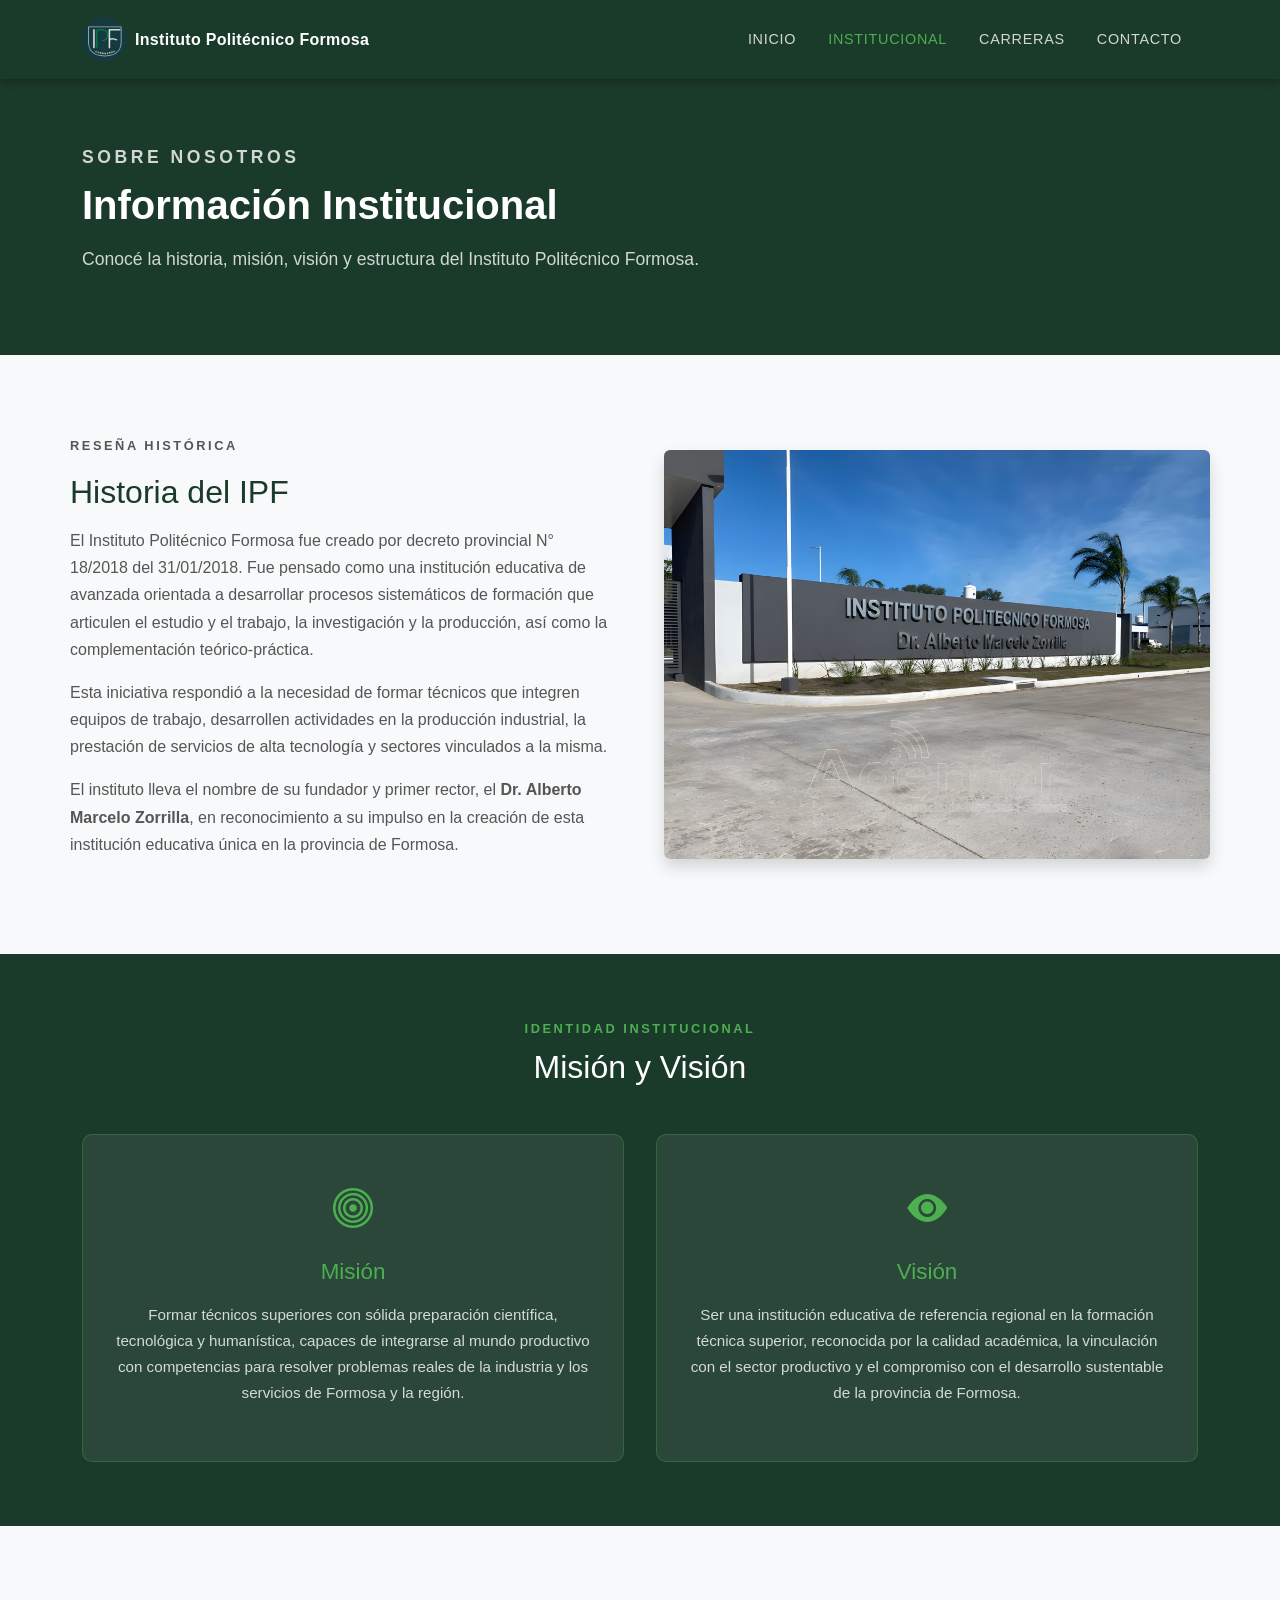
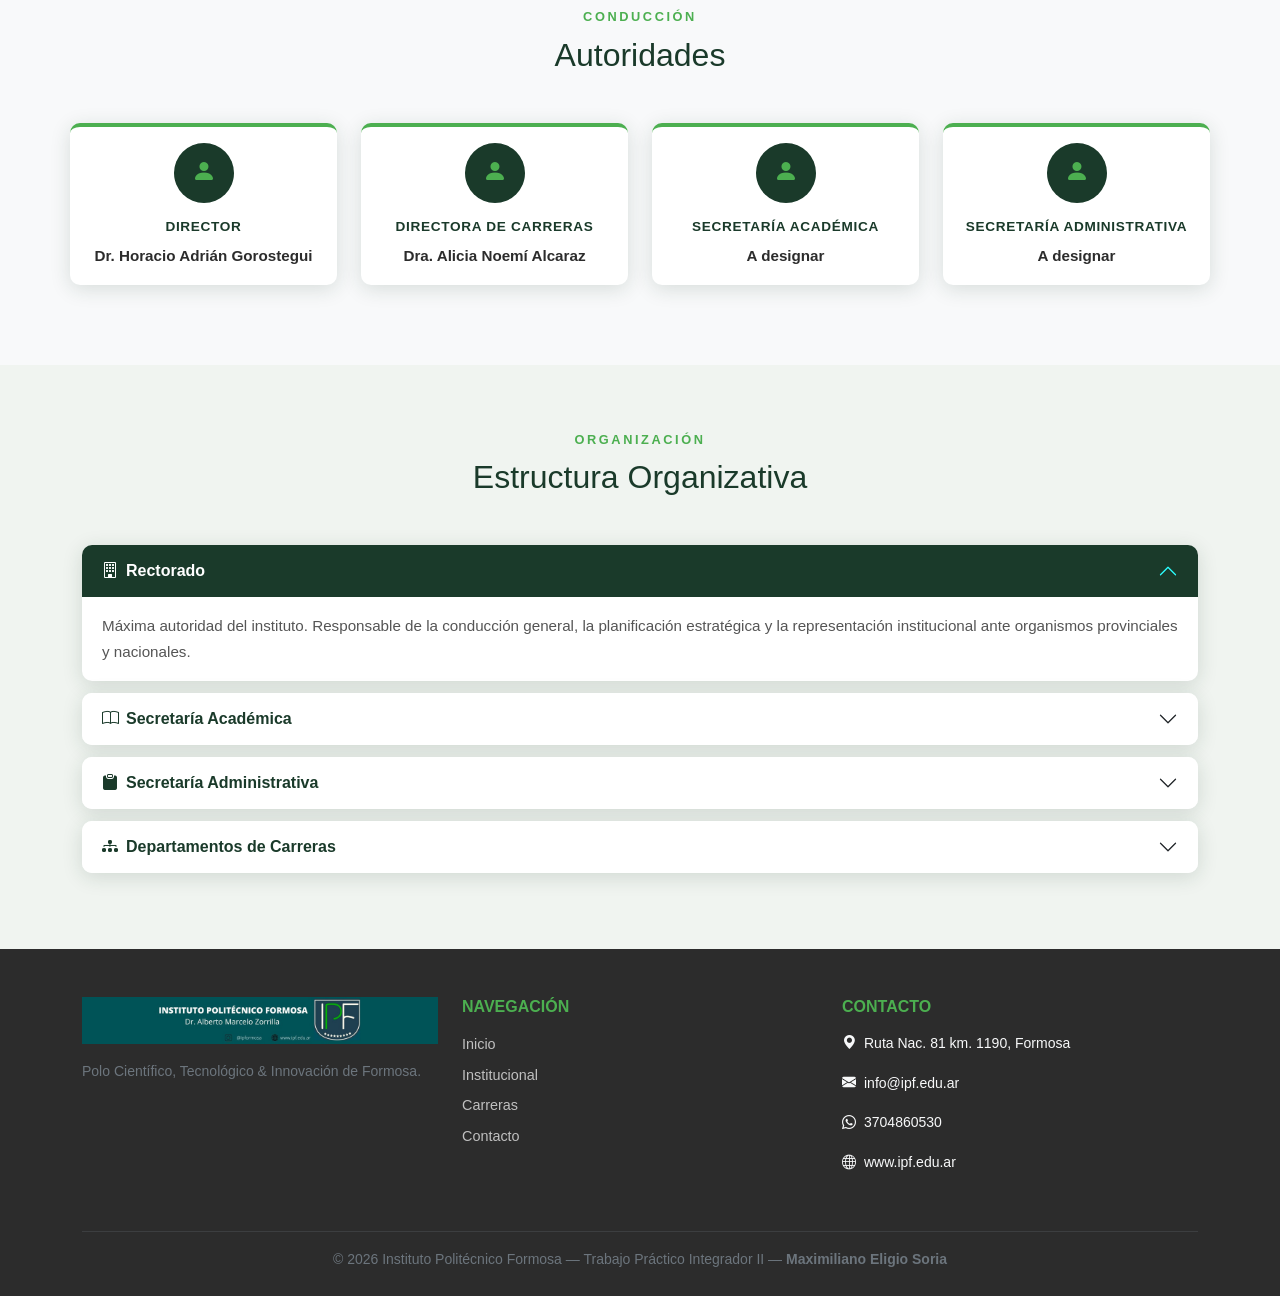
<file: institucional.html>
<!DOCTYPE html>
<html lang="es">
  <head>
    <meta charset="UTF-8" />
    <meta name="viewport" content="width=device-width, initial-scale=1.0" />
    <title>Institucional — Instituto Politécnico Formosa</title>

    <!-- Bootstrap 5.3 CDN -->
    <link
      href="https://cdn.jsdelivr.net/npm/bootstrap@5.3.8/dist/css/bootstrap.min.css"
      rel="stylesheet"
    />
    <!-- Bootstrap Icons -->
    <link
      rel="stylesheet"
      href="https://cdn.jsdelivr.net/npm/bootstrap-icons@1.11.0/font/bootstrap-icons.css"
    />
    <!-- CSS global -->
    <link rel="stylesheet" href="assets/css/styles.css" />
    <!-- CSS específico de institucional -->
    <link rel="stylesheet" href="assets/css/institucional.css" />
  </head>
  <body>
    <!-- ========== NAVBAR ========== -->
    <nav class="navbar navbar-expand-lg navbar-dark" id="navbar-principal">
      <div class="container">
        <a
          class="navbar-brand d-flex align-items-center gap-2"
          href="index.html"
        >
          <img
            src="assets/img/logo IPF.jpg"
            alt="Logo IPF"
            height="45"
            class="logo-navbar"
          />
          <span class="navbar-titulo">Instituto Politécnico Formosa</span>
        </a>
        <button
          class="navbar-toggler"
          type="button"
          data-bs-toggle="collapse"
          data-bs-target="#navbarNav"
        >
          <span class="navbar-toggler-icon"></span>
        </button>
        <div class="collapse navbar-collapse" id="navbarNav">
          <ul class="navbar-nav ms-auto">
            <li class="nav-item">
              <a class="nav-link" href="index.html">Inicio</a>
            </li>
            <li class="nav-item">
              <a class="nav-link active" href="institucional.html"
                >Institucional</a
              >
            </li>
            <li class="nav-item">
              <a class="nav-link" href="carreras.html">Carreras</a>
            </li>
            <li class="nav-item">
              <a class="nav-link" href="contacto.html">Contacto</a>
            </li>
          </ul>
        </div>
      </div>
    </nav>

    <main>
      <!-- ========== HERO INSTITUCIONAL ========== -->
      <section class="hero-institucional">
        <div class="container">
          <p class="etiqueta-seccion">Sobre nosotros</p>
          <h1>Información Institucional</h1>
          <p>
            Conocé la historia, misión, visión y estructura del Instituto
            Politécnico Formosa.
          </p>
        </div>
      </section>

      <!-- ========== HISTORIA ========== -->
      <section class="seccion-historia container my-5">
        <div class="historia-flex">
          <div class="historia-texto">
            <p class="etiqueta-seccion">Reseña histórica</p>
            <h2>Historia del IPF</h2>
            <p>
              El Instituto Politécnico Formosa fue creado por decreto provincial
              N° 18/2018 del 31/01/2018. Fue pensado como una institución
              educativa de avanzada orientada a desarrollar procesos
              sistemáticos de formación que articulen el estudio y el trabajo,
              la investigación y la producción, así como la complementación
              teórico-práctica.
            </p>
            <p>
              Esta iniciativa respondió a la necesidad de formar técnicos que
              integren equipos de trabajo, desarrollen actividades en la
              producción industrial, la prestación de servicios de alta
              tecnología y sectores vinculados a la misma.
            </p>
            <p>
              El instituto lleva el nombre de su fundador y primer rector, el
              <strong>Dr. Alberto Marcelo Zorrilla</strong>, en reconocimiento a
              su impulso en la creación de esta institución educativa única en
              la provincia de Formosa.
            </p>
          </div>
          <div class="historia-imagen">
            <img
              src="assets/img/edificio IPF ingreso.png"
              alt="Edificio IPF"
              class="img-fluid rounded shadow"
            />
          </div>
        </div>
      </section>

      <!-- ========== MISIÓN Y VISIÓN — FLEXBOX ========== -->
      <section class="seccion-mision-vision">
        <div class="container">
          <p class="etiqueta-seccion text-center">Identidad institucional</p>
          <h2 class="text-center mb-5">Misión y Visión</h2>
          <div class="mision-vision-flex">
            <div class="mv-card mv-mision">
              <div class="mv-icono">
                <i class="bi bi-bullseye"></i>
              </div>
              <h3>Misión</h3>
              <p>
                Formar técnicos superiores con sólida preparación científica,
                tecnológica y humanística, capaces de integrarse al mundo
                productivo con competencias para resolver problemas reales de la
                industria y los servicios de Formosa y la región.
              </p>
            </div>
            <div class="mv-card mv-vision">
              <div class="mv-icono">
                <i class="bi bi-eye-fill"></i>
              </div>
              <h3>Visión</h3>
              <p>
                Ser una institución educativa de referencia regional en la
                formación técnica superior, reconocida por la calidad académica,
                la vinculación con el sector productivo y el compromiso con el
                desarrollo sustentable de la provincia de Formosa.
              </p>
            </div>
          </div>
        </div>
      </section>

      <!-- ========== AUTORIDADES — CARDS BOOTSTRAP ========== -->
      <section class="seccion-autoridades container my-5">
        <p class="etiqueta-seccion text-center">Conducción</p>
        <h2 class="text-center mb-5">Autoridades</h2>
        <div class="row g-4 justify-content-center">
          <div class="col-md-6 col-lg-3">
            <div class="card card-autoridad h-100 text-center">
              <div class="card-body">
                <div class="autoridad-icono">
                  <i class="bi bi-person-fill"></i>
                </div>
                <h5 class="card-title">Director</h5>
                <p class="autoridad-nombre">Dr. Horacio Adrián Gorostegui</p>
              </div>
            </div>
          </div>
          <div class="col-md-6 col-lg-3">
            <div class="card card-autoridad h-100 text-center">
              <div class="card-body">
                <div class="autoridad-icono">
                  <i class="bi bi-person-fill"></i>
                </div>
                <h5 class="card-title">Directora de Carreras</h5>
                <p class="autoridad-nombre">Dra. Alicia Noemí Alcaraz</p>
              </div>
            </div>
          </div>
          <div class="col-md-6 col-lg-3">
            <div class="card card-autoridad h-100 text-center">
              <div class="card-body">
                <div class="autoridad-icono">
                  <i class="bi bi-person-fill"></i>
                </div>
                <h5 class="card-title">Secretaría Académica</h5>
                <p class="autoridad-nombre">A designar</p>
              </div>
            </div>
          </div>
          <div class="col-md-6 col-lg-3">
            <div class="card card-autoridad h-100 text-center">
              <div class="card-body">
                <div class="autoridad-icono">
                  <i class="bi bi-person-fill"></i>
                </div>
                <h5 class="card-title">Secretaría Administrativa</h5>
                <p class="autoridad-nombre">A designar</p>
              </div>
            </div>
          </div>
        </div>
      </section>

      <!-- ========== ESTRUCTURA ORGANIZATIVA — ACCORDION BOOTSTRAP ========== -->
      <section class="seccion-estructura">
        <div class="container">
          <p class="etiqueta-seccion text-center">Organización</p>
          <h2 class="text-center mb-5">Estructura Organizativa</h2>
          <div class="accordion" id="accordionEstructura">
            <div class="accordion-item">
              <h2 class="accordion-header">
                <button
                  class="accordion-button"
                  type="button"
                  data-bs-toggle="collapse"
                  data-bs-target="#collapseRectorado"
                >
                  <i class="bi bi-building me-2"></i> Rectorado
                </button>
              </h2>
              <div
                id="collapseRectorado"
                class="accordion-collapse collapse show"
                data-bs-parent="#accordionEstructura"
              >
                <div class="accordion-body">
                  Máxima autoridad del instituto. Responsable de la conducción
                  general, la planificación estratégica y la representación
                  institucional ante organismos provinciales y nacionales.
                </div>
              </div>
            </div>

            <div class="accordion-item">
              <h2 class="accordion-header">
                <button
                  class="accordion-button collapsed"
                  type="button"
                  data-bs-toggle="collapse"
                  data-bs-target="#collapseAcademica"
                >
                  <i class="bi bi-book me-2"></i> Secretaría Académica
                </button>
              </h2>
              <div
                id="collapseAcademica"
                class="accordion-collapse collapse"
                data-bs-parent="#accordionEstructura"
              >
                <div class="accordion-body">
                  Responsable de la gestión académica del instituto, incluyendo
                  la coordinación de los planes de estudio, el cuerpo docente,
                  las evaluaciones y el seguimiento del rendimiento académico de
                  los estudiantes.
                </div>
              </div>
            </div>

            <div class="accordion-item">
              <h2 class="accordion-header">
                <button
                  class="accordion-button collapsed"
                  type="button"
                  data-bs-toggle="collapse"
                  data-bs-target="#collapseAdministrativa"
                >
                  <i class="bi bi-clipboard-fill me-2"></i> Secretaría
                  Administrativa
                </button>
              </h2>
              <div
                id="collapseAdministrativa"
                class="accordion-collapse collapse"
                data-bs-parent="#accordionEstructura"
              >
                <div class="accordion-body">
                  Gestiona los recursos humanos, financieros y materiales del
                  instituto. Se encarga de los trámites administrativos,
                  inscripciones, certificaciones y la comunicación con
                  organismos externos.
                </div>
              </div>
            </div>

            <div class="accordion-item">
              <h2 class="accordion-header">
                <button
                  class="accordion-button collapsed"
                  type="button"
                  data-bs-toggle="collapse"
                  data-bs-target="#collapseDepartamentos"
                >
                  <i class="bi bi-diagram-3-fill me-2"></i> Departamentos de
                  Carreras
                </button>
              </h2>
              <div
                id="collapseDepartamentos"
                class="accordion-collapse collapse"
                data-bs-parent="#accordionEstructura"
              >
                <div class="accordion-body">
                  <ul class="lista-departamentos">
                    <li>
                      <i class="bi bi-check-circle-fill me-2"></i>Departamento
                      de Química Industrial
                    </li>
                    <li>
                      <i class="bi bi-check-circle-fill me-2"></i>Departamento
                      de Mecatrónica
                    </li>
                    <li>
                      <i class="bi bi-check-circle-fill me-2"></i>Departamento
                      de Telecomunicaciones
                    </li>
                    <li>
                      <i class="bi bi-check-circle-fill me-2"></i>Departamento
                      de Desarrollo de Software Multiplataforma
                    </li>
                  </ul>
                </div>
              </div>
            </div>
          </div>
        </div>
      </section>
    </main>

    <!-- ========== FOOTER ========== -->
    <footer class="footer-ipf text-light pt-5 pb-4">
      <div class="container">
        <div class="row">
          <div class="col-md-4 mb-4">
            <img
              src="assets/img/logo y Redes IPF.jpg"
              alt="IPF"
              class="img-fluid mb-3"
              style="max-height: 90px"
            />
            <p class="text-secondary small">
              Polo Científico, Tecnológico & Innovación de Formosa.
            </p>
          </div>
          <div class="col-md-4 mb-4">
            <h6 class="text-uppercase text-ipf-verde fw-bold mb-3">
              Navegación
            </h6>
            <ul class="list-unstyled">
              <li><a href="index.html" class="footer-link">Inicio</a></li>
              <li>
                <a href="institucional.html" class="footer-link"
                  >Institucional</a
                >
              </li>
              <li><a href="carreras.html" class="footer-link">Carreras</a></li>
              <li><a href="contacto.html" class="footer-link">Contacto</a></li>
            </ul>
          </div>
          <div class="col-md-4 mb-4">
            <h6 class="text-uppercase text-ipf-verde fw-bold mb-3">Contacto</h6>
            <p class="small">
              <i class="bi bi-geo-alt-fill me-2"></i>Ruta Nac. 81 km. 1190,
              Formosa
            </p>
            <p class="small">
              <i class="bi bi-envelope-fill me-2"></i>info@ipf.edu.ar
            </p>
            <p class="small"><i class="bi bi-whatsapp me-2"></i>3704860530</p>
            <p class="small"><i class="bi bi-globe me-2"></i>www.ipf.edu.ar</p>
          </div>
        </div>
        <hr class="border-secondary" />
        <div class="text-center">
          <p class="small text-secondary m-0">
            © 2026 Instituto Politécnico Formosa — Trabajo Práctico Integrador
            II —
            <strong>Maximiliano Eligio Soria</strong>
          </p>
        </div>
      </div>
    </footer>

    <!-- Bootstrap JS -->
    <script src="https://cdn.jsdelivr.net/npm/bootstrap@5.3.8/dist/js/bootstrap.bundle.min.js"></script>
  </body>
</html>
</file>
<file: assets/css/styles.css>
/*
==============================================
   INSTITUTO POLITÉCNICO FORMOSA
   styles.css — Estilos globales
   Alumno: Maximiliano Eligio Soria
==============================================

PALETA DE COLORES INSTITUCIONAL:
   --ipf-verde-oscuro: #1a3a2a
   --ipf-verde:        #2d6a4f
   --ipf-acento:       #4caf50
   --ipf-gris:         #2c2c2c
   --ipf-fondo:        #f8f9fa
*/

/* --- Variables --- */
:root {
  --ipf-verde-oscuro: #1a3a2a;
  --ipf-verde: #2d6a4f;
  --ipf-acento: #4caf50;
  --ipf-gris: #2c2c2c;
  --ipf-fondo: #f8f9fa;
  --ipf-sombra: 0 4px 20px rgba(26, 58, 42, 0.15);
  --ipf-radio: 10px;
}

/* --- Base --- */
* {
  margin: 0;
  padding: 0;
  box-sizing: border-box;
}

body {
  font-family: "Segoe UI", Tahoma, Geneva, Verdana, sans-serif;
  background-color: var(--ipf-fondo);
  color: var(--ipf-gris);
  line-height: 1.7;
}

/* ============================================
   NAVBAR — global para todas las páginas
   ============================================ */
#navbar-principal {
  background-color: var(--ipf-verde-oscuro);
  box-shadow: 0 2px 10px rgba(0, 0, 0, 0.3);
  padding: 0.75rem 0;
  z-index: 100;
}

.logo-navbar {
  border-radius: 50%;
  object-fit: cover;
}

.navbar-titulo {
  font-size: 1rem;
  font-weight: 700;
  color: #ffffff;
  letter-spacing: 0.02em;
}

#navbar-principal .nav-link {
  color: rgba(255, 255, 255, 0.8);
  font-size: 0.9rem;
  text-transform: uppercase;
  letter-spacing: 0.05em;
  padding: 0.5rem 1rem;
  transition: color 0.3s;
}

#navbar-principal .nav-link:hover,
#navbar-principal .nav-link.active {
  color: var(--ipf-acento);
}

/* ============================================
   ETIQUETA DE SECCIÓN — global
   ============================================ */
.etiqueta-seccion {
  color: var(--ipf-acento);
  font-size: 0.8rem;
  font-weight: 700;
  letter-spacing: 0.2em;
  text-transform: uppercase;
  margin-bottom: 0.5rem;
  display: block;
}

/* ============================================
   BOTONES — globales
   ============================================ */
.btn-ipf-primario {
  background-color: var(--ipf-acento);
  color: #ffffff;
  border: none;
  padding: 0.75rem 2rem;
  border-radius: 50px;
  font-weight: 600;
  text-decoration: none;
  transition: background-color 0.3s, transform 0.2s;
  display: inline-block;
  font-size: 0.9rem;
}

.btn-ipf-primario:hover {
  background-color: var(--ipf-verde);
  color: #ffffff;
  transform: translateY(-2px);
}

.btn-ipf-secundario {
  background-color: transparent;
  color: var(--ipf-verde-oscuro);
  border: 2px solid var(--ipf-verde-oscuro);
  padding: 0.75rem 2rem;
  border-radius: 50px;
  font-weight: 600;
  text-decoration: none;
  transition: all 0.3s;
  display: inline-block;
  font-size: 0.9rem;
}

.btn-ipf-secundario:hover {
  background-color: var(--ipf-verde-oscuro);
  color: #ffffff;
}

.btn-ipf-outline {
  background-color: transparent;
  color: var(--ipf-verde);
  border: 2px solid var(--ipf-verde);
  padding: 0.4rem 1.2rem;
  border-radius: 50px;
  font-weight: 600;
  text-decoration: none;
  transition: all 0.3s;
  display: inline-block;
  font-size: 0.85rem;
}

.btn-ipf-outline:hover {
  background-color: var(--ipf-verde);
  color: #ffffff;
}

/* ============================================
   FOOTER — global para todas las páginas
   ============================================ */
.footer-ipf {
  background-color: var(--ipf-gris);
}

.footer-link {
  color: rgba(255, 255, 255, 0.7);
  text-decoration: none;
  display: block;
  margin-bottom: 0.4rem;
  font-size: 0.9rem;
  transition: color 0.3s;
}

.footer-link:hover {
  color: var(--ipf-acento);
}

.text-ipf-verde {
  color: var(--ipf-acento) !important;
}
</file>
<file: assets/css/index.css>
/*
==============================================
   index.css — Estilos específicos de index.html
==============================================
*/

/* ============================================
   BIENVENIDA — FLEXBOX
   ============================================ */
.seccion-bienvenida {
  padding: 5rem 0;
  background-color: #ffffff;
}

/* FLEXBOX — texto e imagen lado a lado */
.bienvenida-flex {
  display: flex;
  align-items: center;
  gap: 3rem;
}

.bienvenida-texto {
  flex: 1;
}

.bienvenida-texto h1 {
  font-size: 2.2rem;
  color: var(--ipf-verde-oscuro);
  font-weight: 700;
  margin-bottom: 0.5rem;
  line-height: 1.2;
}

.bienvenida-subtitulo {
  color: var(--ipf-acento);
  font-style: italic;
  font-size: 1rem;
  margin-bottom: 1rem;
}

.bienvenida-texto p {
  color: #555;
  margin-bottom: 1.5rem;
}

/* FLEXBOX — botones en fila */
.bienvenida-botones {
  display: flex;
  gap: 1rem;
  flex-wrap: wrap;
}

.bienvenida-imagen {
  flex: 1;
}

/* ============================================
   VIDEO
   ============================================ */
.seccion-video h2 {
  color: var(--ipf-verde-oscuro);
}

.video-contenedor {
  border-radius: var(--ipf-radio);
  overflow: hidden;
  box-shadow: var(--ipf-sombra);
}

.video-principal {
  width: 100%;
  max-height: 600px;
  object-fit: contain;
  display: block;
  background-color: #000;
}

/* ============================================
   CARRUSEL 
   ============================================ */
.seccion-carrusel {
  background-color: var(--ipf-verde-oscuro);
  padding: 3rem 0 0;
}

.seccion-carrusel h2 {
  color: #ffffff;
}

.carrusel-imagen {
  height: 350px;
  object-fit: cover;
  filter: brightness(0.85);
}

/* ============================================
   CARDS DE CARRERAS
   ============================================ */
.seccion-cards h2 {
  color: var(--ipf-verde-oscuro);
}

.card-carrera {
  border: none;
  border-radius: var(--ipf-radio);
  border-top: 4px solid var(--ipf-acento);
  box-shadow: var(--ipf-sombra);
  transition: transform 0.3s, box-shadow 0.3s;
}

.card-carrera:hover {
  transform: translateY(-6px);
  box-shadow: 0 8px 30px rgba(26, 58, 42, 0.2);
}

.card-icono {
  width: 55px;
  height: 55px;
  background-color: var(--ipf-verde-oscuro);
  border-radius: 50%;
  display: flex;
  align-items: center;
  justify-content: center;
  margin-bottom: 1rem;
  font-size: 1.4rem;
  color: var(--ipf-acento);
}

.card-carrera .card-title {
  color: var(--ipf-verde-oscuro);
  font-weight: 700;
  font-size: 1rem;
}

.card-carrera .card-text {
  font-size: 0.88rem;
  color: #666;
  flex-grow: 1;
}

/* ============================================
   DATOS DESTACADOS — FLEXBOX
   ============================================ */
.seccion-datos {
  background-color: var(--ipf-verde-oscuro);
  padding: 3rem 0;
  margin-top: 3rem;
}

/* FLEXBOX — datos en fila */
.datos-flex {
  display: flex;
  justify-content: space-around;
  align-items: center;
  flex-wrap: wrap;
  gap: 2rem;
}

.dato-item {
  display: flex;
  flex-direction: column;
  align-items: center;
  text-align: center;
}

.dato-numero {
  font-size: 1.8rem;
  font-weight: 700;
  color: var(--ipf-acento);
}

.dato-label {
  font-size: 0.8rem;
  color: rgba(255, 255, 255, 0.7);
  text-transform: uppercase;
  letter-spacing: 0.08em;
}
</file>
<file: assets/css/carreras.css>
/*
==============================================
Estilos específicos de carreras.html
==============================================
*/

/* ============================================
   HERO CARRERAS
   ============================================ */
.hero-carreras {
  background-color: var(--ipf-verde-oscuro);
  padding: 4rem 0;
  color: #ffffff;
}

.hero-carreras h1 {
  font-size: 2.5rem;
  font-weight: 700;
  margin-bottom: 1rem;
}

.hero-carreras p {
  color: rgba(255, 255, 255, 0.8);
  font-size: 1.1rem;
}

/* ============================================
   INTRO CARRERAS — FLEXBOX
   ============================================ */
.seccion-intro-carreras {
  padding: 2rem 0;
}

/* FLEXBOX — texto e imagen lado a lado */
.intro-carreras-flex {
  display: flex;
  align-items: center;
  gap: 3rem;
}

.intro-texto {
  flex: 1;
}

.intro-texto h2 {
  font-size: 2rem;
  color: var(--ipf-verde-oscuro);
  margin-bottom: 1rem;
}

.intro-texto p {
  color: #555;
  margin-bottom: 1.5rem;
}

.intro-imagen {
  flex: 1;
}

/* FLEXBOX — datos en grilla de 2 columnas */
.intro-datos-flex {
  display: flex;
  flex-wrap: wrap;
  gap: 1rem;
}

.intro-dato {
  display: flex;
  align-items: center;
  gap: 0.5rem;
  background-color: #f0f4f0;
  padding: 0.5rem 1rem;
  border-radius: 50px;
  font-size: 0.85rem;
  color: var(--ipf-verde-oscuro);
  font-weight: 600;
  flex: 1 1 45%;
}

.intro-dato i {
  color: var(--ipf-acento);
  font-size: 1rem;
}

/* ============================================
   CARRERAS — CSS GRID
   ============================================ */
.seccion-carreras {
  background-color: #f0f4f0;
  padding: 4rem 0;
}

.seccion-carreras h2 {
  color: var(--ipf-verde-oscuro);
}

/* CSS GRID — 2 columnas */
.carreras-grid {
  display: grid;
  grid-template-columns: repeat(2, 1fr);
  gap: 2rem;
  align-items: stretch;
}

.carrera-card {
  background-color: #ffffff;
  border-radius: var(--ipf-radio);
  overflow: hidden;
  box-shadow: var(--ipf-sombra);
  transition: transform 0.3s;
  height: 100%;
  display: flex;
  flex-direction: column;
}

.carrera-card:hover {
  transform: translateY(-5px);
}

.carrera-header {
  padding: 2rem;
  color: #ffffff;
  display: flex;
  align-items: center;
  gap: 1rem;
}

.carrera-quimica {
  background-color: #2d6a4f;
}

.carrera-mecatronica {
  background-color: #1a3a5c;
}

.carrera-telecomunicaciones {
  background-color: #5c3a1a;
}

.carrera-software {
  background-color: #1a3a2a;
}

.carrera-icono {
  width: 50px;
  height: 50px;
  background-color: rgba(255, 255, 255, 0.2);
  border-radius: 50%;
  display: flex;
  align-items: center;
  justify-content: center;
  font-size: 1.4rem;
  flex-shrink: 0;
}

.carrera-header h3 {
  font-size: 1rem;
  font-weight: 700;
  margin: 0;
  line-height: 1.3;
}

.carrera-body {
  padding: 1.5rem;
  flex: 1;
}

.carrera-descripcion {
  color: #555;
  font-size: 0.9rem;
  margin-bottom: 1.25rem;
  line-height: 1.6;
}

.carrera-info {
  display: flex;
  flex-direction: column;
  gap: 0.5rem;
  margin-bottom: 1.25rem;
}

.info-item {
  font-size: 0.85rem;
  color: #444;
  display: flex;
  align-items: flex-start;
  gap: 0.25rem;
}

.info-item i {
  color: var(--ipf-acento);
  margin-top: 0.15rem;
}

.carrera-requisitos {
  background-color: #f8f9fa;
  border-radius: 8px;
  padding: 1rem;
}

.carrera-requisitos h4 {
  font-size: 0.85rem;
  color: var(--ipf-verde-oscuro);
  font-weight: 700;
  text-transform: uppercase;
  letter-spacing: 0.05em;
  margin-bottom: 0.75rem;
}

.carrera-requisitos ul {
  list-style: none;
  padding: 0;
  margin: 0;
}

.carrera-requisitos ul li {
  font-size: 0.85rem;
  color: #555;
  padding: 0.25rem 0;
  padding-left: 1.2rem;
  position: relative;
}

.carrera-requisitos ul li::before {
  content: "✓";
  position: absolute;
  left: 0;
  color: var(--ipf-acento);
  font-weight: 700;
}

/* ============================================
   SECCIÓN INSCRIPCIÓN
   ============================================ */
.seccion-inscripcion {
  background-color: var(--ipf-verde-oscuro);
  padding: 4rem 0;
  color: #ffffff;
}

.seccion-inscripcion h2 {
  color: #ffffff;
  font-size: 2rem;
  margin-bottom: 1rem;
}

.seccion-inscripcion p {
  color: rgba(255, 255, 255, 0.8);
  margin-bottom: 1.5rem;
}
</file>
<file: assets/css/contacto.css>
/*
==============================================
  Estilos específicos de contacto.html
==============================================
*/

/* ============================================
   HERO CONTACTO
   ============================================ */
.hero-contacto {
  background-color: var(--ipf-verde-oscuro);
  padding: 2rem 0;
  color: #ffffff;
}

.hero-contacto h1 {
  font-size: 2.5rem;
  font-weight: 700;
  margin-bottom: 1rem;
}

.hero-contacto p {
  color: rgba(255, 255, 255, 0.8);
  font-size: 1.1rem;
}

/* ============================================
   DATOS + FORMULARIO — FLEXBOX
   ============================================ */
.seccion-contacto {
  padding: 2rem 0;
}

/* FLEXBOX — datos y formulario lado a lado */
.contacto-flex {
  display: flex;
  gap: 3rem;
  align-items: flex-start;
}

.contacto-datos {
  flex: 1;
}

.contacto-datos h2 {
  font-size: 1.8rem;
  color: var(--ipf-verde-oscuro);
  margin-bottom: 2rem;
}

.contacto-formulario {
  flex: 1;
}

/* ============================================
   DATOS DE CONTACTO
   ============================================ */
.dato-contacto {
  display: flex;
  align-items: flex-start;
  gap: 1rem;
  margin-bottom: 1.5rem;
}

.dato-icono {
  width: 45px;
  height: 45px;
  background-color: var(--ipf-verde-oscuro);
  border-radius: 50%;
  display: flex;
  align-items: center;
  justify-content: center;
  font-size: 1.1rem;
  color: var(--ipf-acento);
  flex-shrink: 0;
}

.dato-whatsapp {
  background-color: #25d366;
  color: #ffffff !important;
}

.dato-contacto h5 {
  color: var(--ipf-verde-oscuro);
  font-size: 0.85rem;
  text-transform: uppercase;
  letter-spacing: 0.05em;
  font-weight: 700;
  margin-bottom: 0.25rem;
}

.dato-contacto p,
.dato-contacto a {
  color: #555;
  font-size: 0.9rem;
  text-decoration: none;
  margin: 0;
  line-height: 1.5;
}

.dato-contacto a:hover {
  color: var(--ipf-acento);
}

/* ============================================
   HORARIOS
   ============================================ */
.horarios-atencion {
  background-color: #f0f4f0;
  border-radius: var(--ipf-radio);
  padding: 1.25rem;
  margin: 1.5rem 0;
}

.horarios-atencion h4 {
  color: var(--ipf-verde-oscuro);
  font-size: 0.95rem;
  font-weight: 700;
  margin-bottom: 1rem;
}

.horarios-atencion h4 i {
  color: var(--ipf-acento);
}

.horario-item {
  display: flex;
  justify-content: space-between;
  padding: 0.5rem 0;
  border-bottom: 1px solid #ddd;
  font-size: 0.88rem;
  color: #444;
}

.horario-item:last-child {
  border-bottom: none;
}

/* ============================================
   REDES SOCIALES PEQUEÑAS
   ============================================ */
.redes-sociales h4 {
  color: var(--ipf-verde-oscuro);
  font-size: 0.95rem;
  font-weight: 700;
  margin-bottom: 1rem;
}

/* FLEXBOX — redes en fila */
.redes-flex {
  display: flex;
  gap: 0.75rem;
  flex-wrap: wrap;
}

.red-social {
  display: flex;
  align-items: center;
  gap: 0.5rem;
  padding: 0.5rem 1rem;
  border-radius: 50px;
  text-decoration: none;
  font-size: 0.85rem;
  font-weight: 600;
  transition: transform 0.2s, opacity 0.2s;
}

.red-social:hover {
  transform: translateY(-2px);
  opacity: 0.9;
}

.red-instagram {
  background: linear-gradient(
    45deg,
    #f09433,
    #e6683c,
    #dc2743,
    #cc2366,
    #bc1888
  );
  color: #ffffff;
}

.red-facebook {
  background-color: #1877f2;
  color: #ffffff;
}

.red-whatsapp {
  background-color: #25d366;
  color: #ffffff;
}

/* ============================================
   FORMULARIO
   ============================================ */
.formulario-card {
  background-color: #ffffff;
  border-radius: var(--ipf-radio);
  padding: 2.5rem;
  box-shadow: var(--ipf-sombra);
  border-top: 4px solid var(--ipf-acento);
}

.formulario-card h2 {
  font-size: 1.8rem;
  color: var(--ipf-verde-oscuro);
  margin-bottom: 1.5rem;
}

.form-control,
.form-select {
  border: 1px solid #ddd;
  border-radius: 8px;
  padding: 0.65rem 1rem;
  font-size: 0.9rem;
  transition: border-color 0.3s;
}

.form-control:focus,
.form-select:focus {
  border-color: var(--ipf-acento);
  box-shadow: 0 0 0 0.2rem rgba(76, 175, 80, 0.15);
}

.form-label {
  font-size: 0.85rem;
  font-weight: 600;
  color: var(--ipf-verde-oscuro);
  margin-bottom: 0.35rem;
}

.btn-ipf-primario.w-100 {
  width: 100%;
  text-align: center;
  padding: 0.85rem;
  font-size: 1rem;
  border-radius: var(--ipf-radio);
}

/* ============================================
   LOGO Y REDES — FLEXBOX
   ============================================ */
.seccion-logo-redes {
  background-color: var(--ipf-verde-oscuro);
  padding: 4rem 0;
}

/* FLEXBOX — logo e info lado a lado */
.logo-redes-flex {
  display: flex;
  align-items: center;
  gap: 4rem;
}

.logo-redes-imagen {
  flex-shrink: 0;
}

.logo-redes-imagen img {
  max-width: 280px;
  filter: brightness(1.1);
}

.logo-redes-info {
  flex: 1;
}

.logo-redes-info h3 {
  color: #ffffff;
  font-size: 1.5rem;
  font-weight: 700;
  margin-bottom: 0.25rem;
}

.logo-redes-info > p {
  color: var(--ipf-acento);
  font-style: italic;
  margin-bottom: 0.75rem;
}

.logo-redes-descripcion {
  color: rgba(255, 255, 255, 0.7) !important;
  font-size: 0.9rem;
  margin-bottom: 1.5rem !important;
}

/* FLEXBOX — redes grandes en grilla */
.redes-grandes {
  display: flex;
  gap: 1rem;
  flex-wrap: wrap;
}

.red-grande {
  display: flex;
  align-items: center;
  gap: 0.75rem;
  padding: 0.75rem 1.25rem;
  border-radius: var(--ipf-radio);
  text-decoration: none;
  transition: transform 0.2s, opacity 0.2s;
  min-width: 180px;
}

.red-grande:hover {
  transform: translateY(-3px);
  opacity: 0.9;
}

.red-grande i {
  font-size: 1.8rem;
  color: #ffffff;
}

.red-grande div {
  display: flex;
  flex-direction: column;
}

.red-titulo {
  color: #ffffff;
  font-size: 0.75rem;
  text-transform: uppercase;
  letter-spacing: 0.05em;
  opacity: 0.8;
}

.red-usuario {
  color: #ffffff;
  font-size: 0.9rem;
  font-weight: 700;
}

.red-grande.red-instagram {
  background: linear-gradient(
    45deg,
    #f09433,
    #e6683c,
    #dc2743,
    #cc2366,
    #bc1888
  );
}

.red-grande.red-facebook {
  background-color: #1877f2;
}

.red-grande.red-whatsapp {
  background-color: #25d366;
}

.red-grande.red-web {
  background-color: rgba(255, 255, 255, 0.15);
  border: 1px solid rgba(255, 255, 255, 0.3);
}

/* ============================================
   MAPA
   ============================================ */
.seccion-mapa {
  padding: 2rem 0 0;
  background-color: #f0f4f0;
}

.seccion-mapa h2 {
  color: var(--ipf-verde-oscuro);
}

.mapa-contenedor {
  box-shadow: var(--ipf-sombra);
}

.mapa-contenedor iframe {
  display: block;
  width: 100%;
}

.seccion-mapa .container.mt-3 {
  padding: 2rem 0 3rem;
}
</file>
<file: assets/css/institucional.css>
/*
==============================================
   INSTITUTO POLITÉCNICO FORMOSA
   institucional.css — Estilos específicos de institucional.html
   Alumno: Maximiliano Eligio Soria
==============================================
*/

/* ============================================
   HERO INSTITUCIONAL
   ============================================ */
.hero-institucional {
  background-color: var(--ipf-verde-oscuro);
  padding: 4rem 0;
  color: #ffffff;
}

.hero-institucional h1 {
  font-size: 2.5rem;
  font-weight: 700;
  margin-bottom: 1rem;
}

.hero-institucional p {
  color: rgba(255, 255, 255, 0.8);
  font-size: 1.1rem;
}

/* ============================================
   HISTORIA — FLEXBOX
   ============================================ */
.seccion-historia {
  padding: 2rem 0;
}

/* FLEXBOX — texto e imagen lado a lado */
.historia-flex {
  display: flex;
  align-items: center;
  gap: 3rem;
}

.historia-texto {
  flex: 1;
}

.historia-texto h2 {
  font-size: 2rem;
  color: var(--ipf-verde-oscuro);
  margin-bottom: 1rem;
}

.historia-texto p {
  color: #555;
  margin-bottom: 1rem;
}

.historia-imagen {
  flex: 1;
}

/* ============================================
   MISIÓN Y VISIÓN — FLEXBOX
   ============================================ */
.seccion-mision-vision {
  background-color: var(--ipf-verde-oscuro);
  padding: 4rem 0;
}

.seccion-mision-vision h2 {
  color: #ffffff;
}

/* FLEXBOX — cards lado a lado */
.mision-vision-flex {
  display: flex;
  gap: 2rem;
  align-items: stretch;
}

.mv-card {
  flex: 1;
  background-color: rgba(255, 255, 255, 0.07);
  border: 1px solid rgba(76, 175, 80, 0.3);
  border-radius: var(--ipf-radio);
  padding: 2.5rem 2rem;
  text-align: center;
  transition: transform 0.3s;
}

.mv-card:hover {
  transform: translateY(-5px);
}

.mv-icono {
  font-size: 2.5rem;
  color: var(--ipf-acento);
  margin-bottom: 1rem;
}

.mv-card h3 {
  color: var(--ipf-acento);
  font-size: 1.4rem;
  margin-bottom: 1rem;
}

.mv-card p {
  color: rgba(255, 255, 255, 0.8);
  font-size: 0.95rem;
  line-height: 1.7;
}

/* ============================================
   AUTORIDADES — CARDS
   ============================================ */
.seccion-autoridades {
  padding: 2rem 0;
}

.seccion-autoridades h2 {
  color: var(--ipf-verde-oscuro);
}

.card-autoridad {
  border: none;
  border-radius: var(--ipf-radio);
  border-top: 4px solid var(--ipf-acento);
  box-shadow: var(--ipf-sombra);
  transition: transform 0.3s;
}

.card-autoridad:hover {
  transform: translateY(-5px);
}

.autoridad-icono {
  width: 60px;
  height: 60px;
  background-color: var(--ipf-verde-oscuro);
  border-radius: 50%;
  display: flex;
  align-items: center;
  justify-content: center;
  margin: 0 auto 1rem;
  font-size: 1.5rem;
  color: var(--ipf-acento);
}

.card-autoridad .card-title {
  color: var(--ipf-verde-oscuro);
  font-size: 0.85rem;
  text-transform: uppercase;
  letter-spacing: 0.05em;
  font-weight: 700;
  margin-bottom: 0.5rem;
}

.autoridad-nombre {
  color: var(--ipf-gris);
  font-size: 0.95rem;
  font-weight: 600;
  margin: 0;
}

/* ============================================
   ESTRUCTURA ORGANIZATIVA — ACCORDION
   ============================================ */
.seccion-estructura {
  background-color: #f0f4f0;
  padding: 4rem 0;
}

.seccion-estructura h2 {
  color: var(--ipf-verde-oscuro);
}

.accordion-item {
  border: none;
  margin-bottom: 0.75rem;
  border-radius: var(--ipf-radio) !important;
  overflow: hidden;
  box-shadow: var(--ipf-sombra);
}

.accordion-button {
  background-color: #ffffff;
  color: var(--ipf-verde-oscuro);
  font-weight: 600;
  font-size: 1rem;
}

.accordion-button:not(.collapsed) {
  background-color: var(--ipf-verde-oscuro);
  color: #ffffff;
  box-shadow: none;
}

.accordion-button:not(.collapsed)::after {
  filter: brightness(10);
}

.accordion-button:focus {
  box-shadow: none;
}

.accordion-body {
  color: #555;
  font-size: 0.95rem;
  line-height: 1.7;
}

.lista-departamentos {
  list-style: none;
  padding: 0;
  margin: 0;
}

.lista-departamentos li {
  padding: 0.5rem 0;
  color: var(--ipf-verde-oscuro);
  font-weight: 500;
  border-bottom: 1px solid #eee;
}

.lista-departamentos li:last-child {
  border-bottom: none;
}

.lista-departamentos i {
  color: var(--ipf-acento);
}
</file>
